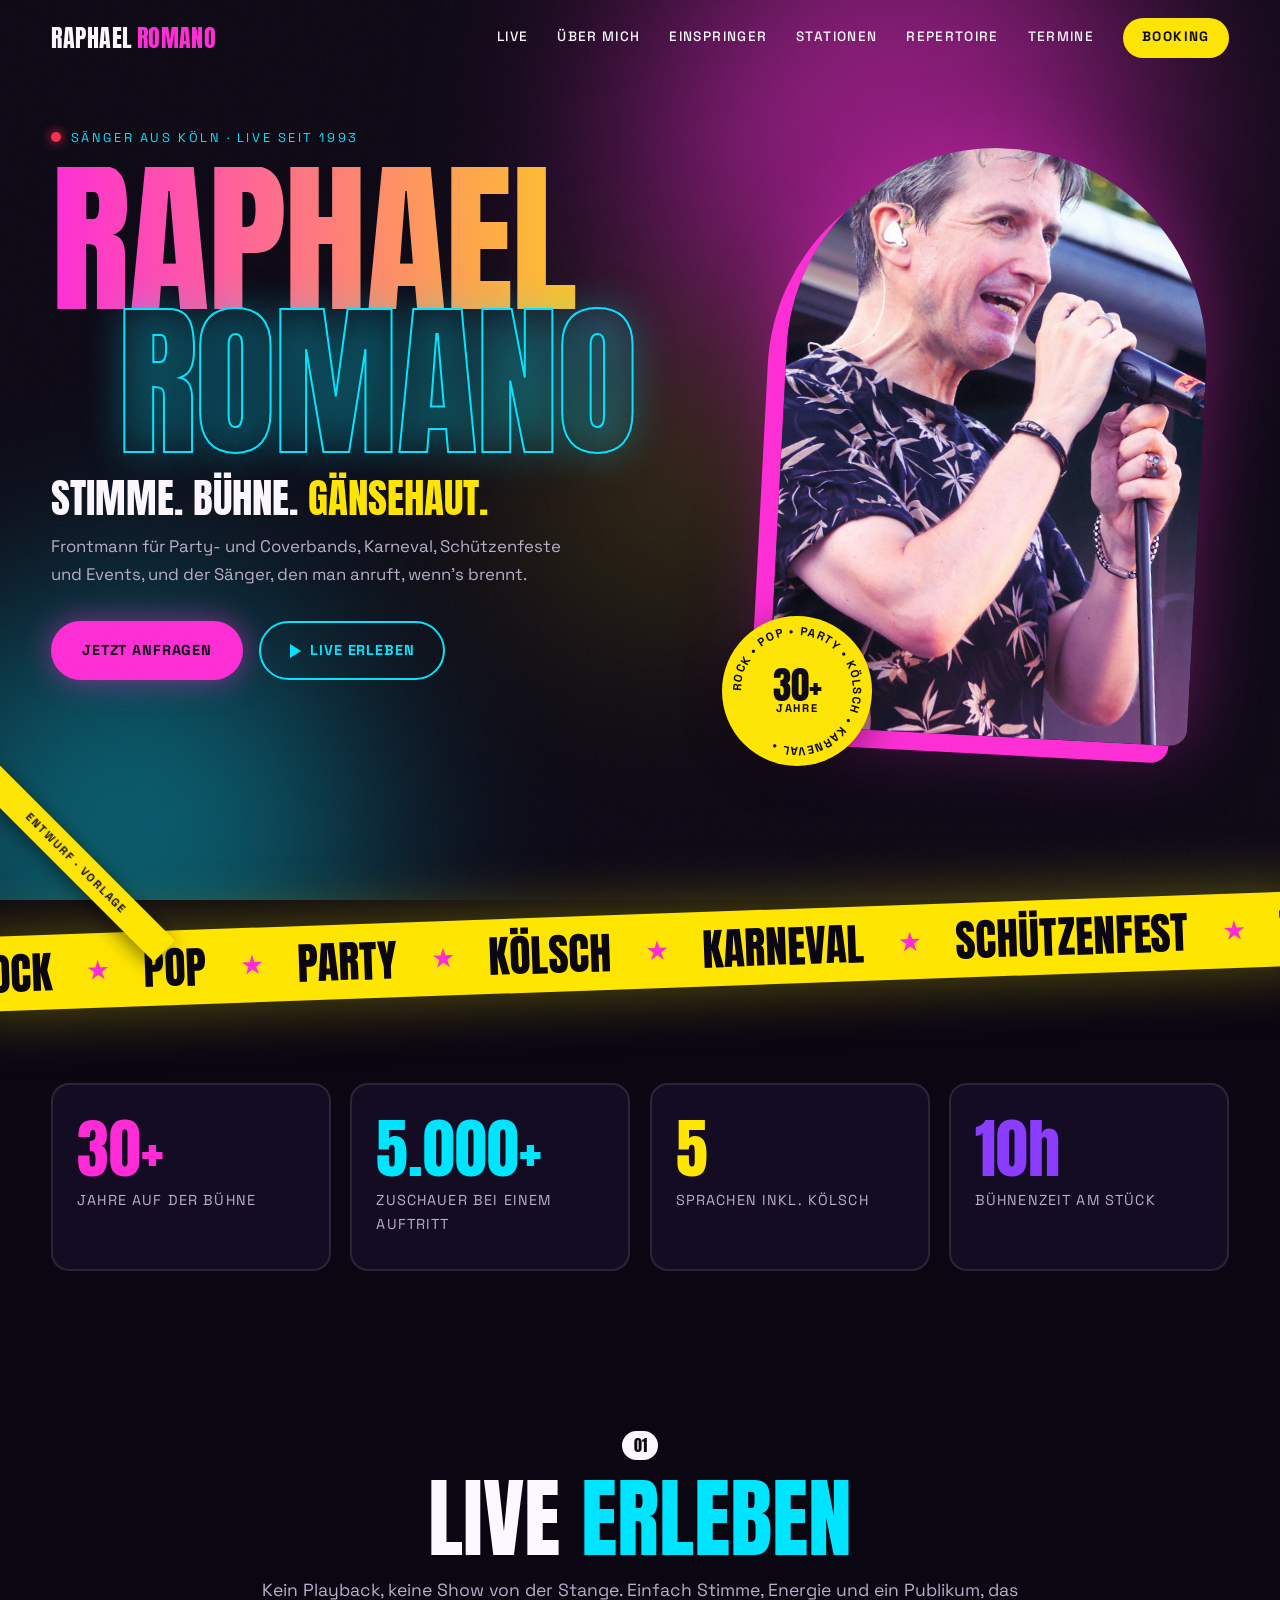
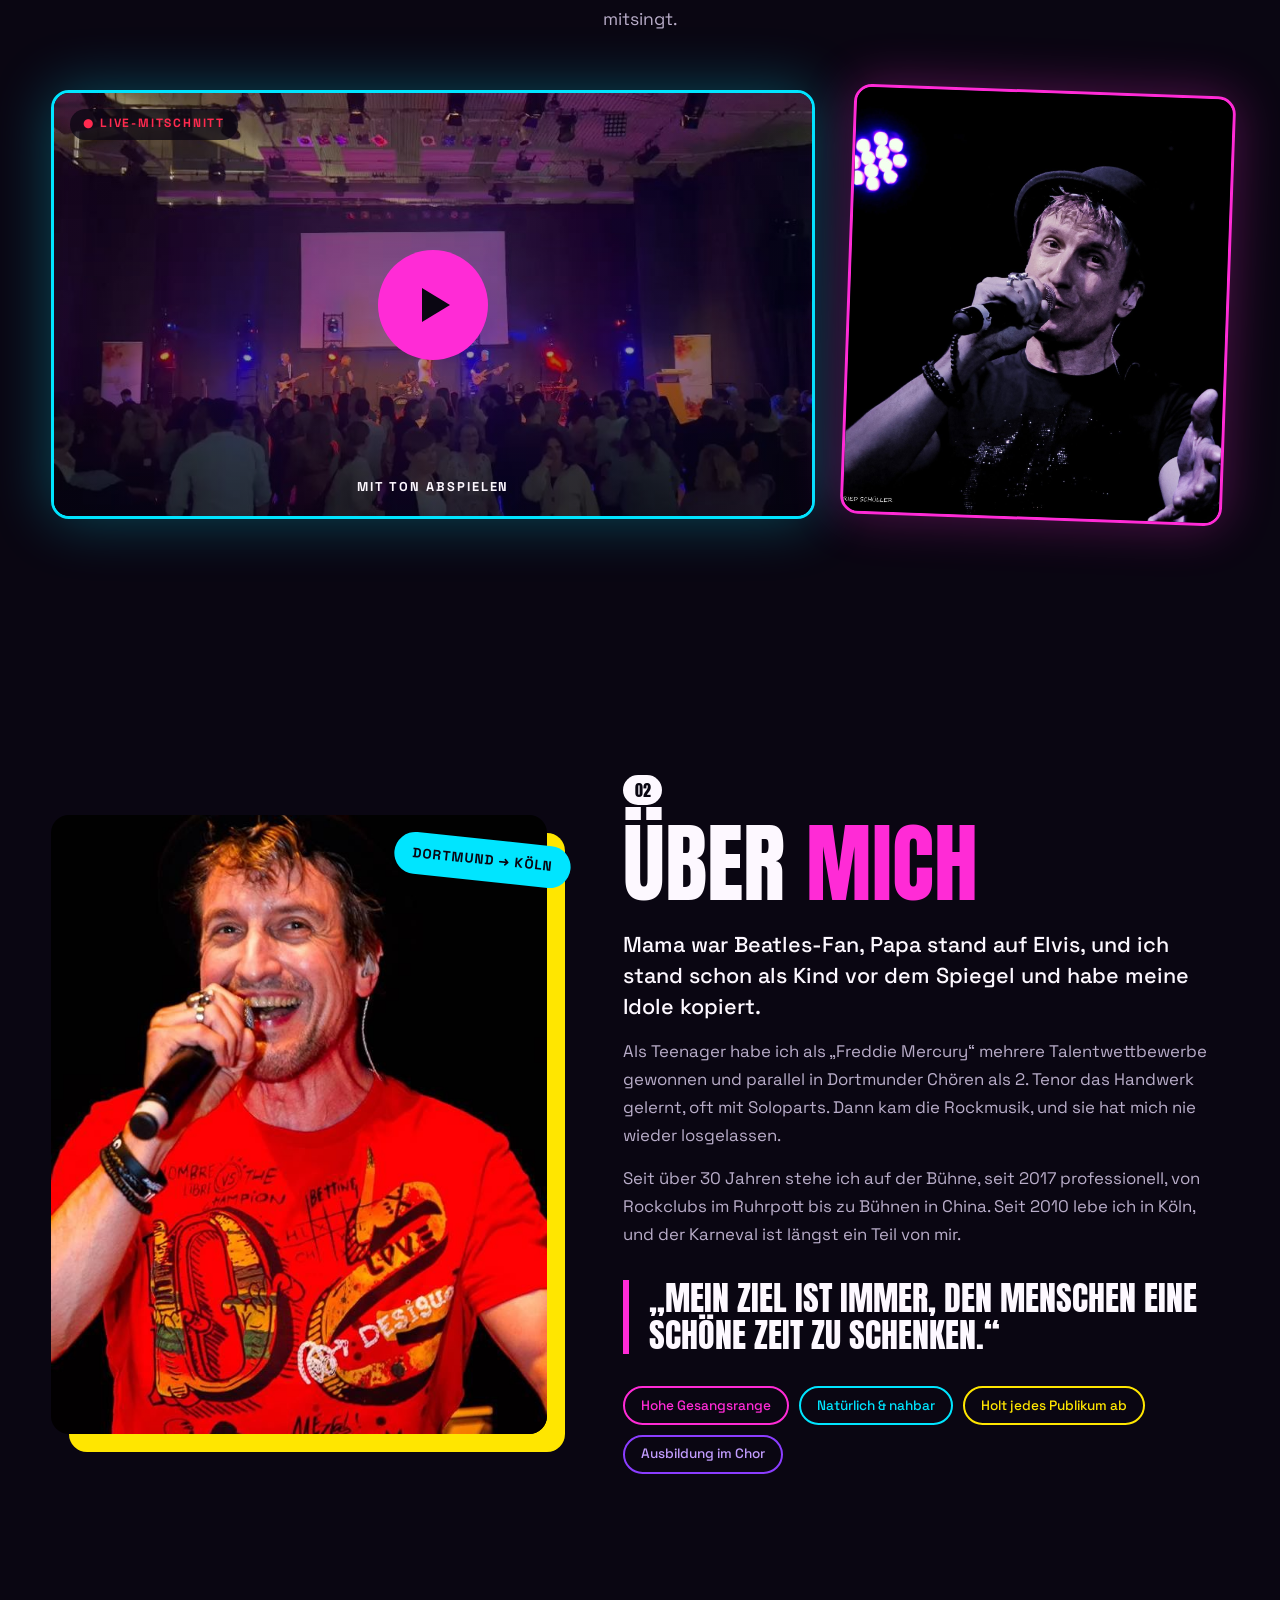
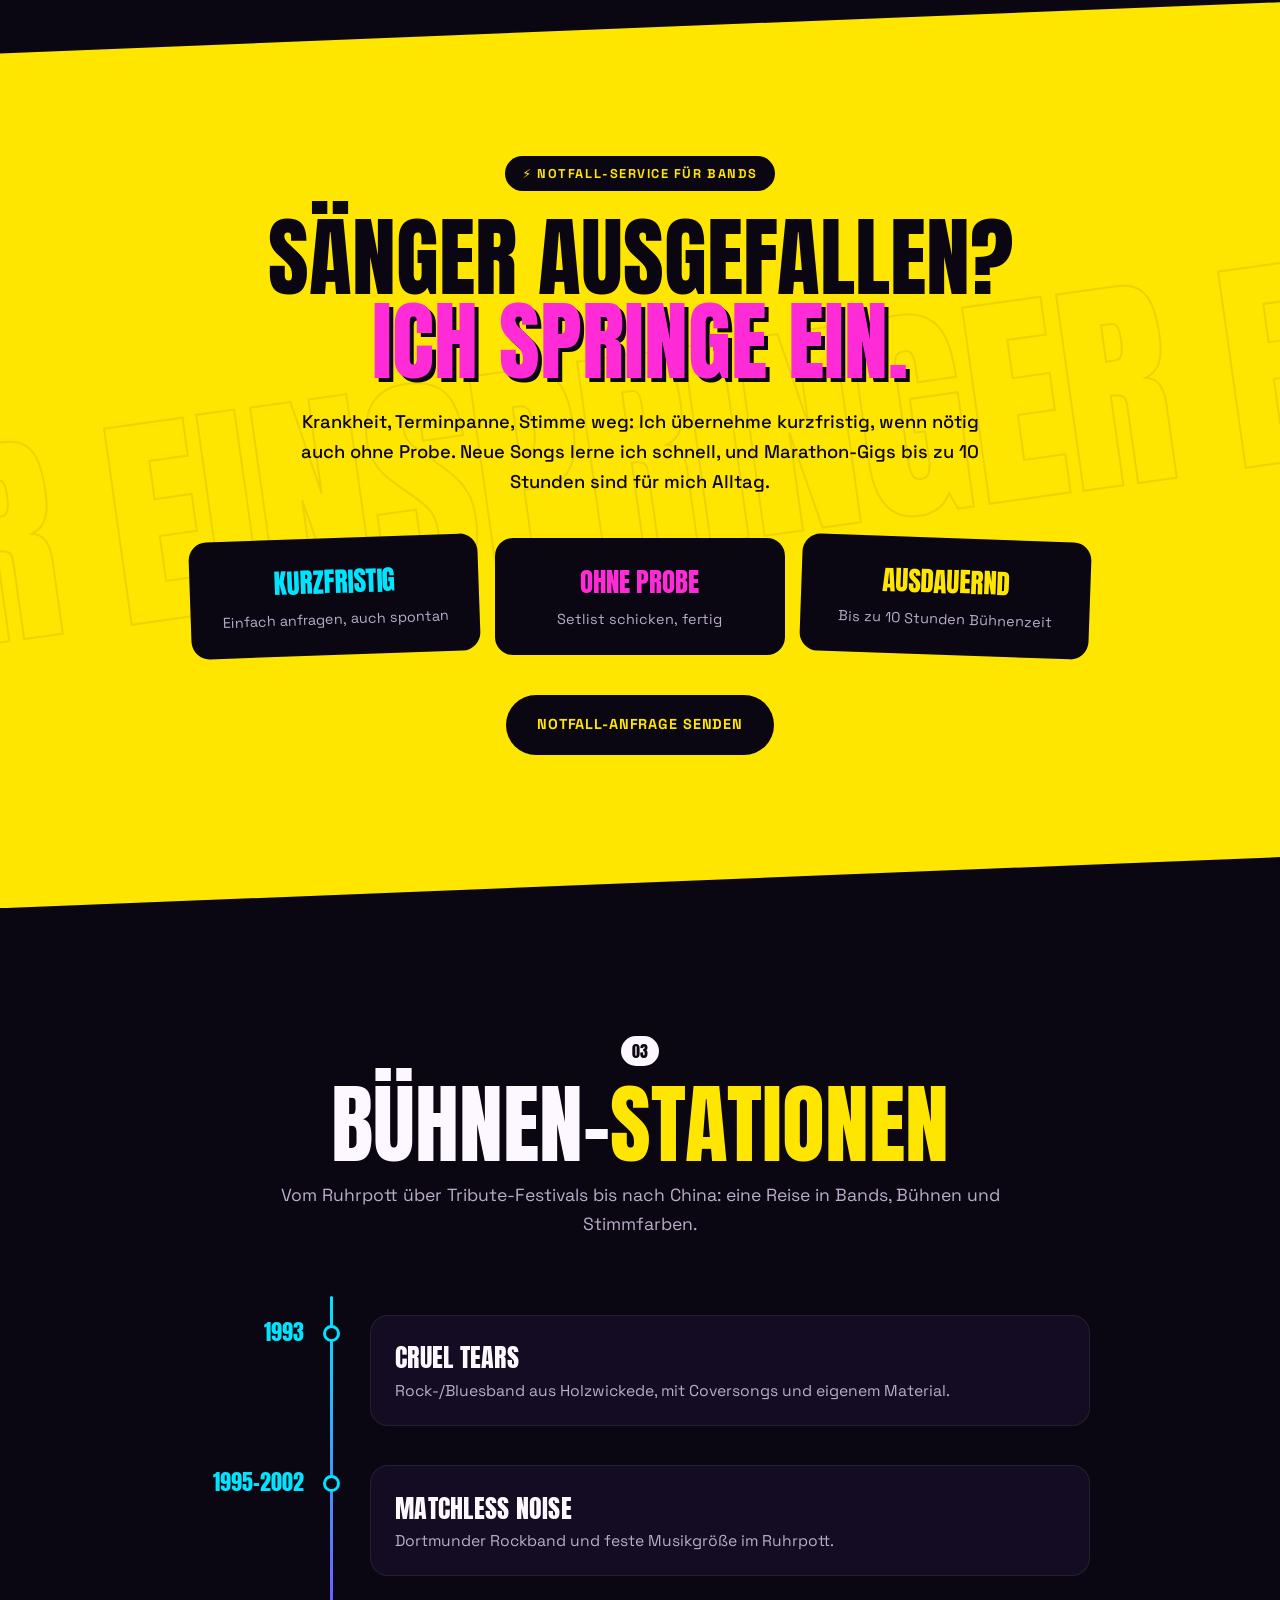
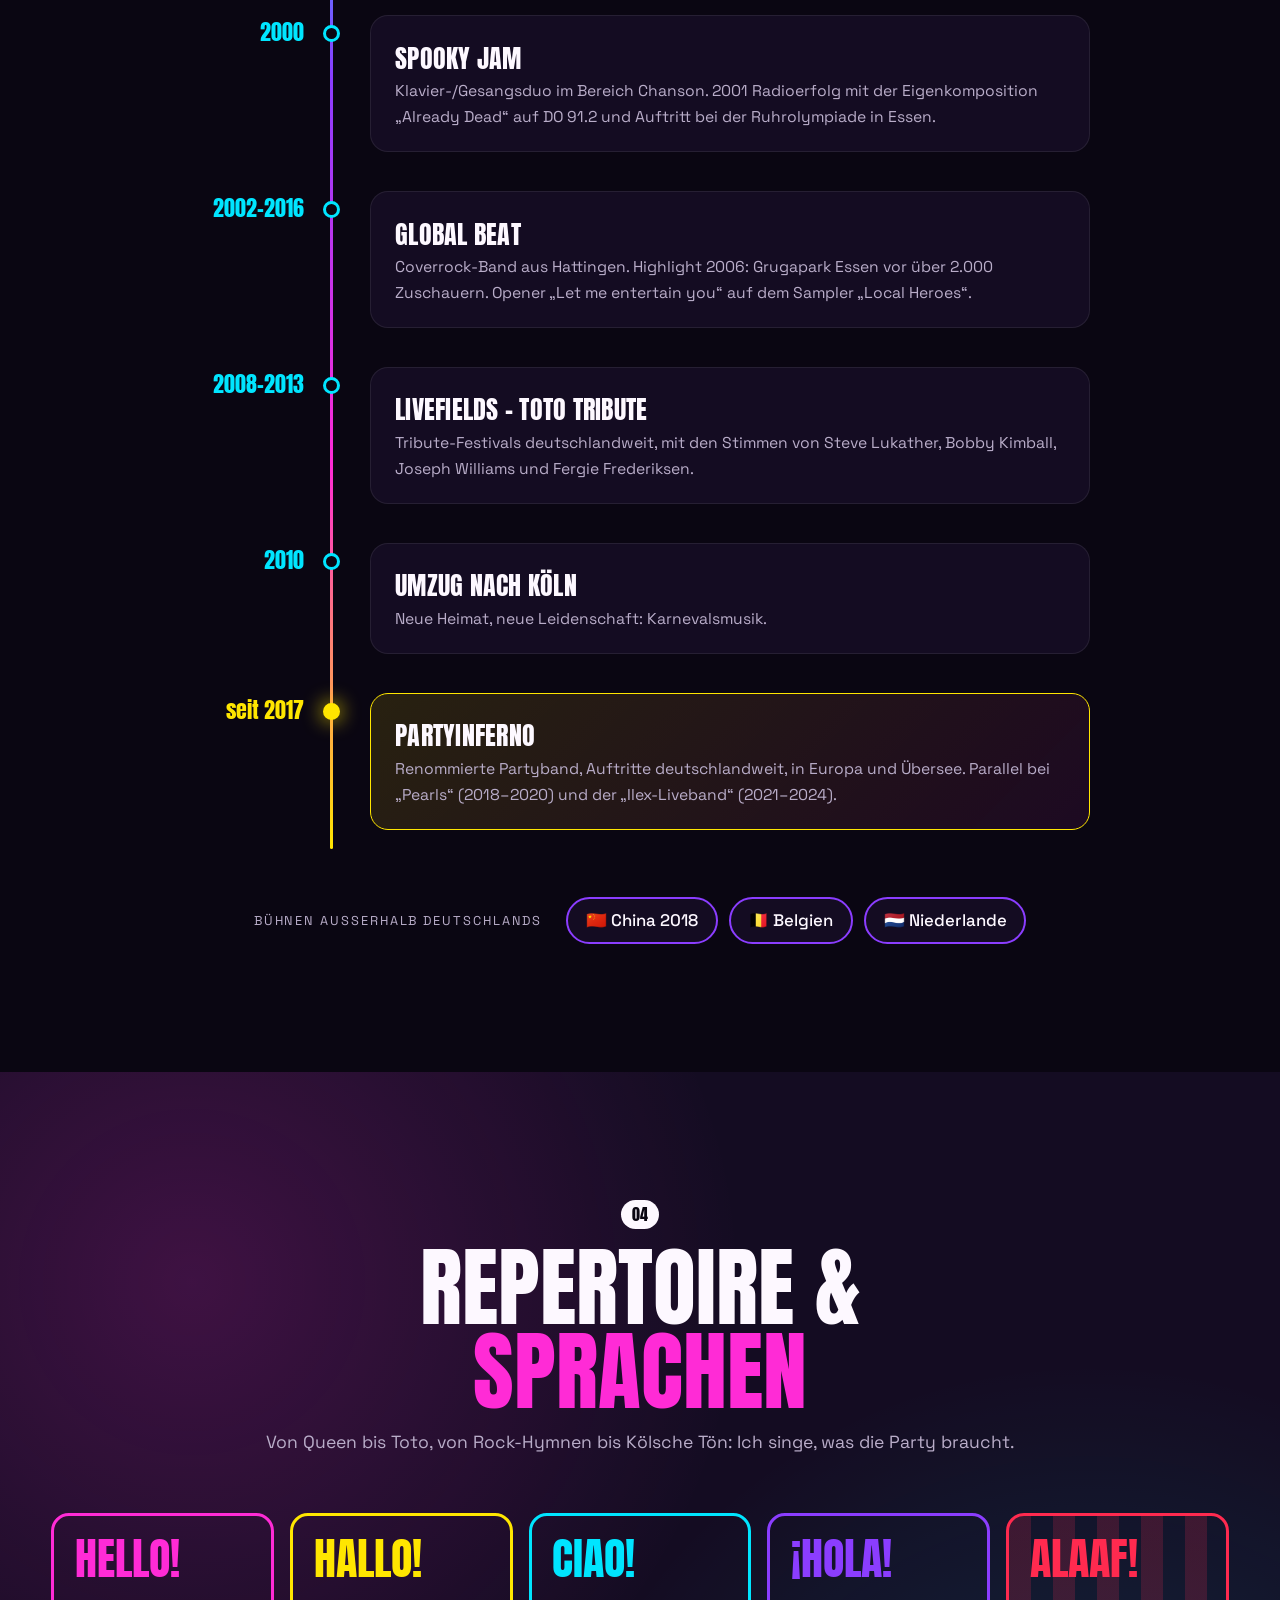
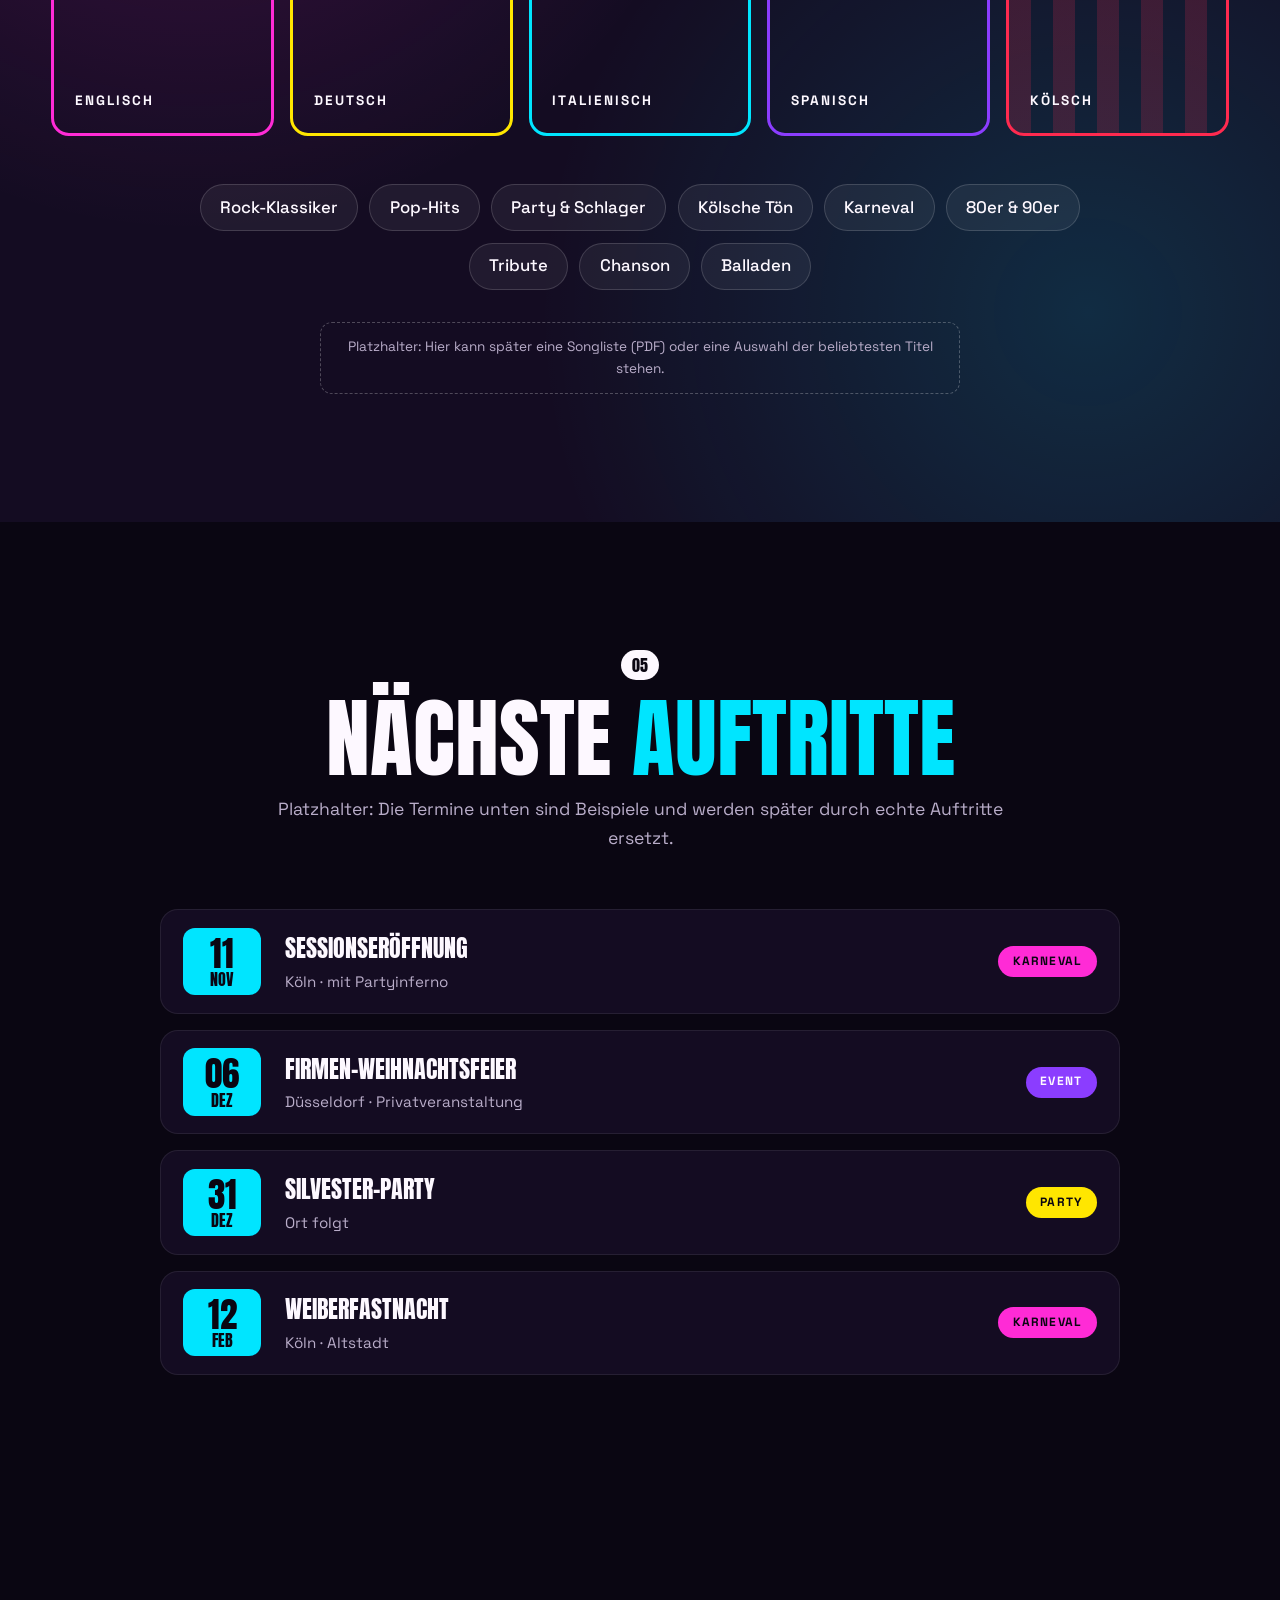
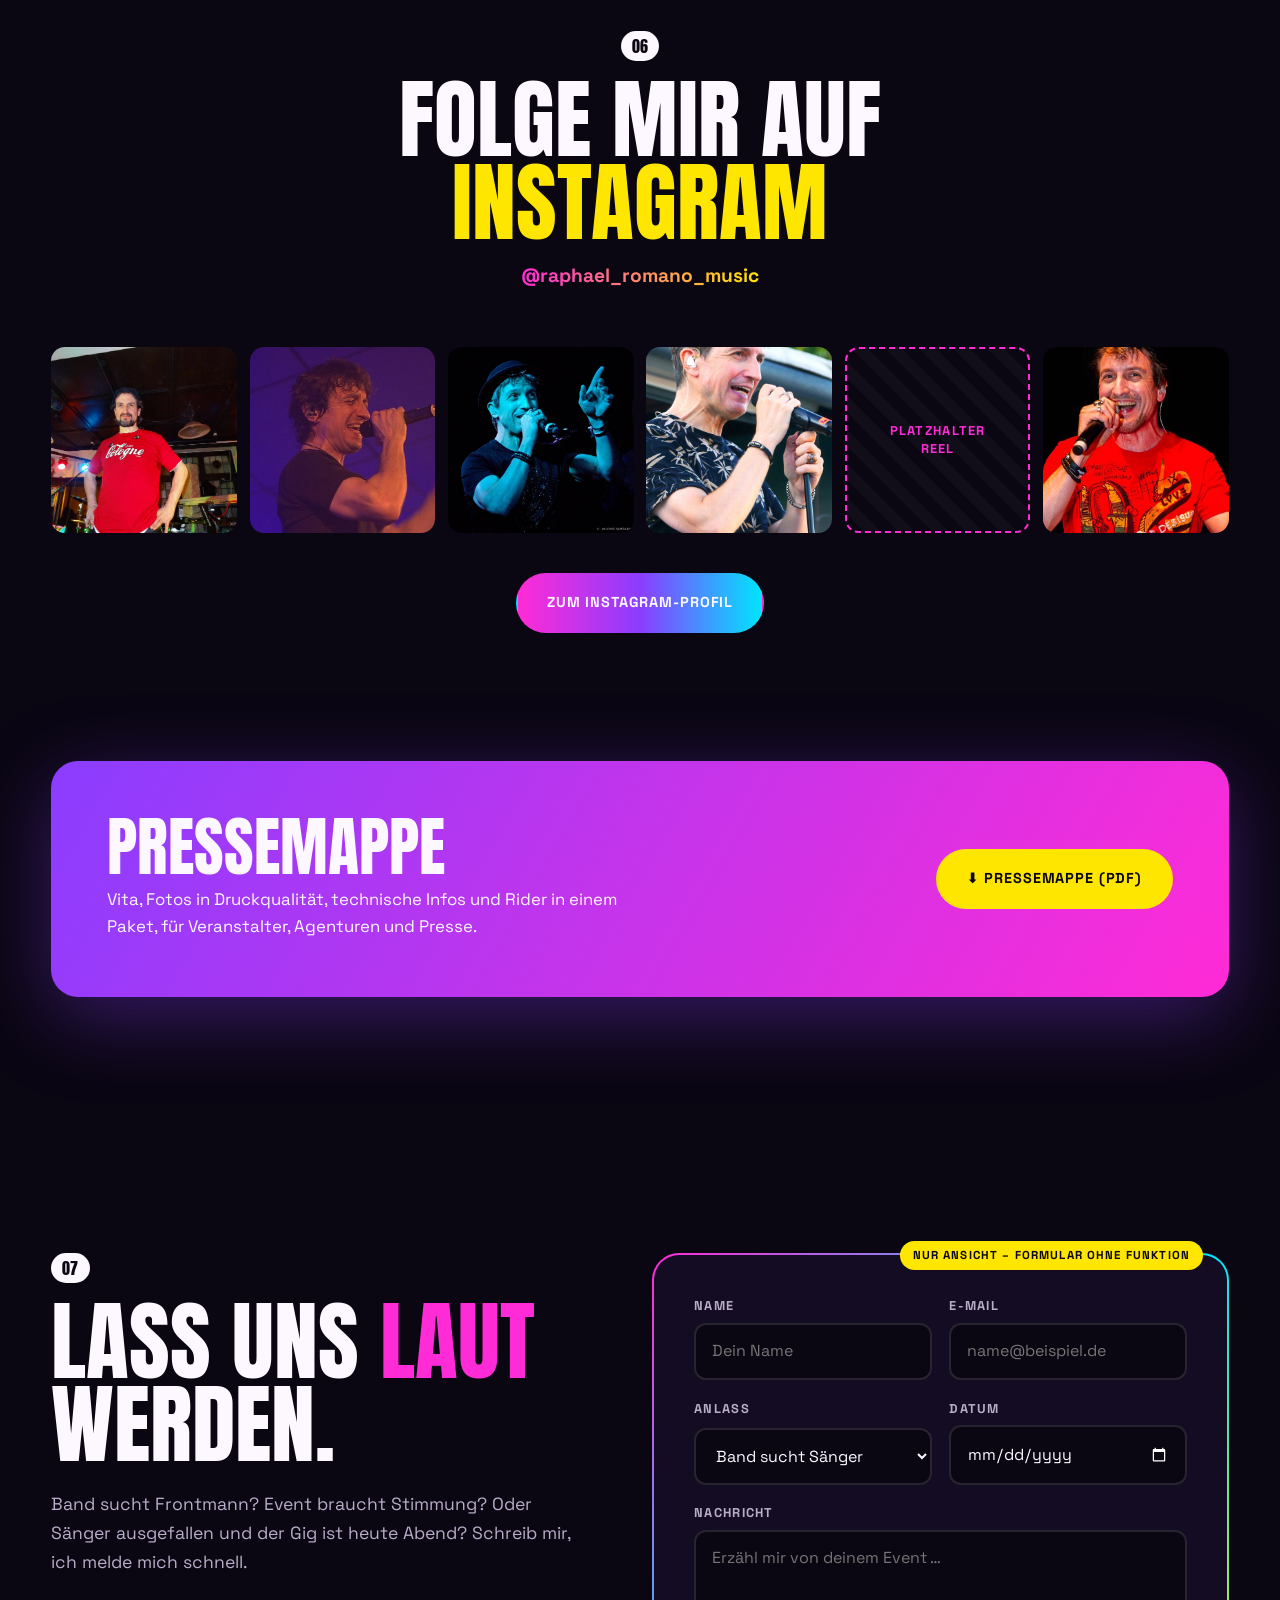
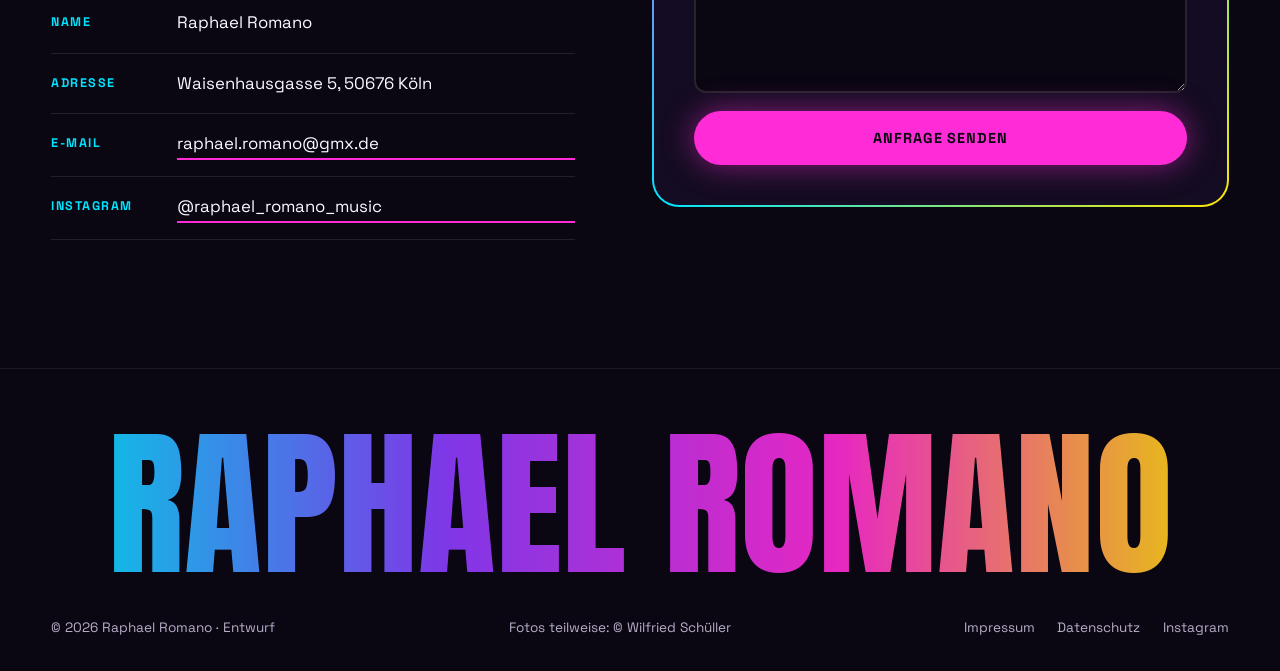
<file: index.html>
<!DOCTYPE html>
<html lang="de">
<head>
  <meta charset="UTF-8">
  <meta name="viewport" content="width=device-width, initial-scale=1.0">
  <title>Raphael Romano – Sänger | Rock · Pop · Party · Kölsch</title>
  <meta name="description" content="Raphael Romano – Sänger aus Köln mit über 30 Jahren Bühnenerfahrung. Frontmann für Party- und Coverbands, kurzfristiger Einspringer, Karneval, Events.">
  <meta name="robots" content="noindex, nofollow">
  <link rel="preconnect" href="https://fonts.googleapis.com">
  <link rel="preconnect" href="https://fonts.gstatic.com" crossorigin>
  <link href="https://fonts.googleapis.com/css2?family=Anton&family=Space+Grotesk:wght@400;500;700&display=swap" rel="stylesheet">
  <link rel="stylesheet" href="css/style.css">
  <link rel="icon" href="data:image/svg+xml,<svg xmlns='http://www.w3.org/2000/svg' viewBox='0 0 100 100'><rect width='100' height='100' rx='20' fill='%230a0612'/><text x='50' y='70' font-size='60' text-anchor='middle' fill='%23ff2bd6' font-family='Arial Black'>R</text></svg>">
</head>
<body>

  <div class="draft-ribbon" aria-hidden="true">Entwurf · Vorlage</div>

  <!-- ============ NAVIGATION ============ -->
  <header class="nav" id="nav">
    <a href="#top" class="nav__logo">Raphael<span>Romano</span></a>
    <nav class="nav__links" id="navLinks">
      <a href="#live">Live</a>
      <a href="#about">Über mich</a>
      <a href="#einspringer">Einspringer</a>
      <a href="#stationen">Stationen</a>
      <a href="#repertoire">Repertoire</a>
      <a href="#termine">Termine</a>
      <a href="#kontakt" class="nav__cta">Booking</a>
    </nav>
    <button class="nav__burger" id="burger" aria-label="Menü öffnen" aria-expanded="false">
      <span></span><span></span><span></span>
    </button>
  </header>

  <main id="top">

    <!-- ============ HERO ============ -->
    <section class="hero">
      <div class="hero__glow hero__glow--pink"></div>
      <div class="hero__glow hero__glow--blue"></div>
      <div class="hero__glow hero__glow--yellow"></div>

      <div class="hero__inner">
        <div class="hero__text">
          <p class="hero__kicker"><span class="dot"></span> Sänger aus Köln · Live seit 1993</p>
          <h1 class="hero__title">
            <span class="hero__line hero__line--fill">Raphael</span>
            <span class="hero__line hero__line--outline">Romano</span>
          </h1>
          <p class="hero__claim">Stimme. Bühne. <em>Gänsehaut.</em></p>
          <p class="hero__sub">Frontmann für Party- und Coverbands, Karneval, Schützenfeste und Events, und der Sänger, den man anruft, wenn's brennt.</p>
          <div class="hero__actions">
            <a href="#kontakt" class="btn btn--pink">Jetzt anfragen</a>
            <a href="#live" class="btn btn--ghost"><span class="play-icon"></span> Live erleben</a>
          </div>
          <div class="eq" aria-hidden="true">
            <span></span><span></span><span></span><span></span><span></span><span></span><span></span><span></span><span></span><span></span><span></span><span></span>
          </div>
        </div>

        <div class="hero__visual">
          <div class="hero__frame">
            <img src="assets/img/hero-hawaii.jpg" alt="Raphael Romano singt live auf der Bühne">
          </div>
          <div class="sticker" aria-hidden="true">
            <svg viewBox="0 0 200 200">
              <defs><path id="circle" d="M100,100 m-75,0 a75,75 0 1,1 150,0 a75,75 0 1,1 -150,0"/></defs>
              <text><textPath href="#circle">ROCK • POP • PARTY • KÖLSCH • KARNEVAL • </textPath></text>
            </svg>
            <span class="sticker__center">30+<small>Jahre</small></span>
          </div>
        </div>
      </div>
    </section>

    <!-- ============ MARQUEE ============ -->
    <div class="marquee" aria-hidden="true">
      <div class="marquee__track">
        <span>Rock</span><i>★</i><span>Pop</span><i>★</i><span>Party</span><i>★</i><span>Kölsch</span><i>★</i><span>Karneval</span><i>★</i><span>Schützenfest</span><i>★</i><span>Tribute</span><i>★</i><span>Chanson</span><i>★</i>
        <span>Rock</span><i>★</i><span>Pop</span><i>★</i><span>Party</span><i>★</i><span>Kölsch</span><i>★</i><span>Karneval</span><i>★</i><span>Schützenfest</span><i>★</i><span>Tribute</span><i>★</i><span>Chanson</span><i>★</i>
      </div>
    </div>

    <!-- ============ STATS ============ -->
    <section class="stats">
      <div class="stat reveal">
        <span class="stat__num" data-count="30" data-suffix="+">0</span>
        <span class="stat__label">Jahre auf der Bühne</span>
      </div>
      <div class="stat reveal">
        <span class="stat__num" data-count="5000" data-suffix="+">0</span>
        <span class="stat__label">Zuschauer bei einem Auftritt</span>
      </div>
      <div class="stat reveal">
        <span class="stat__num" data-count="5">0</span>
        <span class="stat__label">Sprachen inkl. Kölsch</span>
      </div>
      <div class="stat reveal">
        <span class="stat__num" data-count="10" data-suffix="h">0</span>
        <span class="stat__label">Bühnenzeit am Stück</span>
      </div>
    </section>

    <!-- ============ LIVE / VIDEO ============ -->
    <section class="live" id="live">
      <div class="section-head reveal">
        <span class="section-head__num">01</span>
        <h2>Live <span class="hl hl--blue">erleben</span></h2>
        <p>Kein Playback, keine Show von der Stange. Einfach Stimme, Energie und ein Publikum, das mitsingt.</p>
      </div>

      <div class="live__grid">
        <div class="video-card reveal">
          <video id="liveVideo" src="assets/video/live.mp4" poster="assets/img/video-poster.jpg" preload="metadata" muted loop playsinline></video>
          <button class="video-card__play" id="videoPlay" aria-label="Video mit Ton abspielen">
            <span class="play-icon play-icon--big"></span>
          </button>
          <span class="video-card__tag">● Live-Mitschnitt</span>
          <span class="video-card__hint">Mit Ton abspielen</span>
        </div>
        <figure class="photo-tile photo-tile--tilt-r reveal">
          <img src="assets/img/live-hut-lila.jpg" alt="Raphael Romano mit Hut im lila Bühnenlicht">
        </figure>
      </div>
    </section>

    <!-- ============ ÜBER MICH ============ -->
    <section class="about" id="about">
      <div class="about__img reveal">
        <img src="assets/img/live-rot-singend.jpg" alt="Raphael Romano lachend mit Mikrofon im roten T-Shirt">
        <span class="about__badge">Dortmund ➜ Köln</span>
      </div>
      <div class="about__text reveal">
        <div class="section-head section-head--left">
          <span class="section-head__num">02</span>
          <h2>Über <span class="hl hl--pink">mich</span></h2>
        </div>
        <p class="lead">Mama war Beatles-Fan, Papa stand auf Elvis, und ich stand schon als Kind vor dem Spiegel und habe meine Idole kopiert.</p>
        <p>Als Teenager habe ich als „Freddie Mercury“ mehrere Talentwettbewerbe gewonnen und parallel in Dortmunder Chören als 2. Tenor das Handwerk gelernt, oft mit Soloparts. Dann kam die Rockmusik, und sie hat mich nie wieder losgelassen.</p>
        <p>Seit über 30 Jahren stehe ich auf der Bühne, seit 2017 professionell, von Rockclubs im Ruhrpott bis zu Bühnen in China. Seit 2010 lebe ich in Köln, und der Karneval ist längst ein Teil von mir.</p>
        <blockquote>„Mein Ziel ist immer, den Menschen eine schöne Zeit zu schenken.“</blockquote>
        <ul class="chips">
          <li>Hohe Gesangsrange</li>
          <li>Natürlich &amp; nahbar</li>
          <li>Holt jedes Publikum ab</li>
          <li>Ausbildung im Chor</li>
        </ul>
      </div>
    </section>

    <!-- ============ EINSPRINGER ============ -->
    <section class="einspringer" id="einspringer">
      <div class="einspringer__inner reveal">
        <span class="einspringer__alarm">⚡ Notfall-Service für Bands</span>
        <h2>Sänger ausgefallen?<br><span>Ich springe ein.</span></h2>
        <p>Krankheit, Terminpanne, Stimme weg: Ich übernehme kurzfristig, wenn nötig auch ohne Probe. Neue Songs lerne ich schnell, und Marathon-Gigs bis zu 10 Stunden sind für mich Alltag.</p>
        <div class="einspringer__cards">
          <div class="mini-card"><strong>Kurzfristig</strong><span>Einfach anfragen, auch spontan</span></div>
          <div class="mini-card"><strong>Ohne Probe</strong><span>Setlist schicken, fertig</span></div>
          <div class="mini-card"><strong>Ausdauernd</strong><span>Bis zu 10 Stunden Bühnenzeit</span></div>
        </div>
        <a href="#kontakt" class="btn btn--black">Notfall-Anfrage senden</a>
      </div>
    </section>

    <!-- ============ STATIONEN / TIMELINE ============ -->
    <section class="stationen" id="stationen">
      <div class="section-head reveal">
        <span class="section-head__num">03</span>
        <h2>Bühnen-<span class="hl hl--yellow">Stationen</span></h2>
        <p>Vom Ruhrpott über Tribute-Festivals bis nach China: eine Reise in Bands, Bühnen und Stimmfarben.</p>
      </div>

      <ol class="timeline">
        <li class="tl reveal">
          <span class="tl__year">1993</span>
          <div class="tl__body">
            <h3>Cruel Tears</h3>
            <p>Rock-/Bluesband aus Holzwickede, mit Coversongs und eigenem Material.</p>
          </div>
        </li>
        <li class="tl reveal">
          <span class="tl__year">1995–2002</span>
          <div class="tl__body">
            <h3>Matchless Noise</h3>
            <p>Dortmunder Rockband und feste Musikgröße im Ruhrpott.</p>
          </div>
        </li>
        <li class="tl reveal">
          <span class="tl__year">2000</span>
          <div class="tl__body">
            <h3>Spooky Jam</h3>
            <p>Klavier-/Gesangsduo im Bereich Chanson. 2001 Radioerfolg mit der Eigenkomposition „Already Dead“ auf DO 91.2 und Auftritt bei der Ruhrolympiade in Essen.</p>
          </div>
        </li>
        <li class="tl reveal">
          <span class="tl__year">2002–2016</span>
          <div class="tl__body">
            <h3>Global Beat</h3>
            <p>Coverrock-Band aus Hattingen. Highlight 2006: Grugapark Essen vor über 2.000 Zuschauern. Opener „Let me entertain you“ auf dem Sampler „Local Heroes“.</p>
          </div>
        </li>
        <li class="tl reveal">
          <span class="tl__year">2008–2013</span>
          <div class="tl__body">
            <h3>Livefields – Toto Tribute</h3>
            <p>Tribute-Festivals deutschlandweit, mit den Stimmen von Steve Lukather, Bobby Kimball, Joseph Williams und Fergie Frederiksen.</p>
          </div>
        </li>
        <li class="tl reveal">
          <span class="tl__year">2010</span>
          <div class="tl__body">
            <h3>Umzug nach Köln</h3>
            <p>Neue Heimat, neue Leidenschaft: Karnevalsmusik.</p>
          </div>
        </li>
        <li class="tl tl--now reveal">
          <span class="tl__year">seit 2017</span>
          <div class="tl__body">
            <h3>Partyinferno</h3>
            <p>Renommierte Partyband, Auftritte deutschlandweit, in Europa und Übersee. Parallel bei „Pearls“ (2018–2020) und der „Ilex-Liveband“ (2021–2024).</p>
          </div>
        </li>
      </ol>

      <div class="world reveal">
        <span class="world__label">Bühnen außerhalb Deutschlands</span>
        <div class="world__list">
          <span>🇨🇳 China 2018</span>
          <span>🇧🇪 Belgien</span>
          <span>🇳🇱 Niederlande</span>
        </div>
      </div>
    </section>

    <!-- ============ REPERTOIRE ============ -->
    <section class="repertoire" id="repertoire">
      <div class="section-head reveal">
        <span class="section-head__num">04</span>
        <h2>Repertoire &amp; <span class="hl hl--pink">Sprachen</span></h2>
        <p>Von Queen bis Toto, von Rock-Hymnen bis Kölsche Tön: Ich singe, was die Party braucht.</p>
      </div>

      <div class="lang-grid">
        <div class="lang reveal" style="--c: var(--pink)"><span class="lang__hello">Hello!</span><span class="lang__name">Englisch</span></div>
        <div class="lang reveal" style="--c: var(--yellow)"><span class="lang__hello">Hallo!</span><span class="lang__name">Deutsch</span></div>
        <div class="lang reveal" style="--c: var(--blue)"><span class="lang__hello">Ciao!</span><span class="lang__name">Italienisch</span></div>
        <div class="lang reveal" style="--c: var(--violet)"><span class="lang__hello">¡Hola!</span><span class="lang__name">Spanisch</span></div>
        <div class="lang lang--koelsch reveal" style="--c: var(--red)"><span class="lang__hello">Alaaf!</span><span class="lang__name">Kölsch</span></div>
      </div>

      <div class="genres reveal">
        <span>Rock-Klassiker</span><span>Pop-Hits</span><span>Party &amp; Schlager</span><span>Kölsche Tön</span><span>Karneval</span><span>80er &amp; 90er</span><span>Tribute</span><span>Chanson</span><span>Balladen</span>
      </div>
      <p class="placeholder-note reveal">Platzhalter: Hier kann später eine Songliste (PDF) oder eine Auswahl der beliebtesten Titel stehen.</p>
    </section>

    <!-- ============ TERMINE ============ -->
    <section class="termine" id="termine">
      <div class="section-head reveal">
        <span class="section-head__num">05</span>
        <h2>Nächste <span class="hl hl--blue">Auftritte</span></h2>
        <p>Platzhalter: Die Termine unten sind Beispiele und werden später durch echte Auftritte ersetzt.</p>
      </div>

      <ul class="gigs">
        <li class="gig reveal">
          <div class="gig__date"><span>11</span>Nov</div>
          <div class="gig__info"><h3>Sessionseröffnung</h3><p>Köln · mit Partyinferno</p></div>
          <span class="gig__tag">Karneval</span>
        </li>
        <li class="gig reveal">
          <div class="gig__date"><span>06</span>Dez</div>
          <div class="gig__info"><h3>Firmen-Weihnachtsfeier</h3><p>Düsseldorf · Privatveranstaltung</p></div>
          <span class="gig__tag gig__tag--blue">Event</span>
        </li>
        <li class="gig reveal">
          <div class="gig__date"><span>31</span>Dez</div>
          <div class="gig__info"><h3>Silvester-Party</h3><p>Ort folgt</p></div>
          <span class="gig__tag gig__tag--yellow">Party</span>
        </li>
        <li class="gig reveal">
          <div class="gig__date"><span>12</span>Feb</div>
          <div class="gig__info"><h3>Weiberfastnacht</h3><p>Köln · Altstadt</p></div>
          <span class="gig__tag">Karneval</span>
        </li>
      </ul>
    </section>

    <!-- ============ INSTAGRAM ============ -->
    <section class="insta" id="insta">
      <div class="section-head reveal">
        <span class="section-head__num">06</span>
        <h2>Folge mir auf <span class="hl hl--yellow">Instagram</span></h2>
        <p><a href="https://www.instagram.com/raphael_romano_music/" target="_blank" rel="noopener" class="insta__handle">@raphael_romano_music</a></p>
      </div>
      <div class="insta__grid">
        <a href="https://www.instagram.com/raphael_romano_music/" target="_blank" rel="noopener" class="insta__item reveal"><img src="assets/img/portrait-cologne.jpg" alt="Raphael Romano im Enjoy-Cologne-Shirt vor der Bühne"></a>
        <a href="https://www.instagram.com/raphael_romano_music/" target="_blank" rel="noopener" class="insta__item reveal"><img src="assets/img/live-schwarz.jpg" alt="Raphael Romano singt mit voller Hingabe"></a>
        <a href="https://www.instagram.com/raphael_romano_music/" target="_blank" rel="noopener" class="insta__item reveal"><img src="assets/img/live-hut-blau.jpg" alt="Raphael Romano mit Hut im blauen Bühnenlicht"></a>
        <a href="https://www.instagram.com/raphael_romano_music/" target="_blank" rel="noopener" class="insta__item reveal"><img src="assets/img/hero-hawaii.jpg" alt="Raphael Romano im Hawaiihemd beim Open-Air"></a>
        <a href="https://www.instagram.com/raphael_romano_music/" target="_blank" rel="noopener" class="insta__item insta__item--ph reveal" style="--c: var(--pink)"><span>Platzhalter<br>Reel</span></a>
        <a href="https://www.instagram.com/raphael_romano_music/" target="_blank" rel="noopener" class="insta__item reveal"><img src="assets/img/live-rot-singend.jpg" alt="Raphael Romano lachend auf der Bühne"></a>
      </div>
      <a href="https://www.instagram.com/raphael_romano_music/" target="_blank" rel="noopener" class="btn btn--gradient reveal">Zum Instagram-Profil</a>
    </section>

    <!-- ============ PRESSEMAPPE ============ -->
    <section class="presse">
      <div class="presse__inner reveal">
        <div>
          <h2>Pressemappe</h2>
          <p>Vita, Fotos in Druckqualität, technische Infos und Rider in einem Paket, für Veranstalter, Agenturen und Presse.</p>
        </div>
        <a href="#" class="btn btn--yellow" data-placeholder="Die Pressemappe ist in diesem Entwurf noch ein Platzhalter.">⬇ Pressemappe (PDF)</a>
      </div>
    </section>

    <!-- ============ KONTAKT ============ -->
    <section class="kontakt" id="kontakt">
      <div class="kontakt__info reveal">
        <div class="section-head section-head--left">
          <span class="section-head__num">07</span>
          <h2>Lass uns <span class="hl hl--pink">laut</span> werden.</h2>
        </div>
        <p>Band sucht Frontmann? Event braucht Stimmung? Oder Sänger ausgefallen und der Gig ist heute Abend? Schreib mir, ich melde mich schnell.</p>
        <ul class="kontakt__list">
          <li><span>Name</span>Raphael Romano</li>
          <li><span>Adresse</span>Waisenhausgasse 5, 50676 Köln</li>
          <li><span>E-Mail</span><a href="mailto:raphael.romano@gmx.de">raphael.romano@gmx.de</a></li>
          <li><span>Instagram</span><a href="https://www.instagram.com/raphael_romano_music/" target="_blank" rel="noopener">@raphael_romano_music</a></li>
        </ul>
      </div>

      <form class="form reveal" id="contactForm" novalidate>
        <span class="form__badge">Nur Ansicht – Formular ohne Funktion</span>
        <div class="form__row">
          <label>Name<input type="text" name="name" placeholder="Dein Name"></label>
          <label>E-Mail<input type="email" name="email" placeholder="name@beispiel.de"></label>
        </div>
        <div class="form__row">
          <label>Anlass
            <select name="anlass">
              <option>Band sucht Sänger</option>
              <option>Einspringer / Notfall</option>
              <option>Karneval</option>
              <option>Schützenfest</option>
              <option>Firmenfeier / Event</option>
              <option>Sonstiges</option>
            </select>
          </label>
          <label>Datum<input type="date" name="datum"></label>
        </div>
        <label>Nachricht<textarea name="nachricht" rows="5" placeholder="Erzähl mir von deinem Event …"></textarea></label>
        <button type="submit" class="btn btn--pink btn--full">Anfrage senden</button>
      </form>
    </section>

  </main>

  <!-- ============ FOOTER ============ -->
  <footer class="footer">
    <div class="footer__big">Raphael Romano</div>
    <div class="footer__row">
      <span>© 2026 Raphael Romano · Entwurf</span>
      <span>Fotos teilweise: © Wilfried Schüller</span>
      <nav>
        <a href="impressum.html">Impressum</a>
        <a href="datenschutz.html">Datenschutz</a>
        <a href="https://www.instagram.com/raphael_romano_music/" target="_blank" rel="noopener">Instagram</a>
      </nav>
    </div>
  </footer>

  <div class="toast" id="toast" role="status" aria-live="polite"></div>

  <script src="js/main.js"></script>
</body>
</html>
</file>
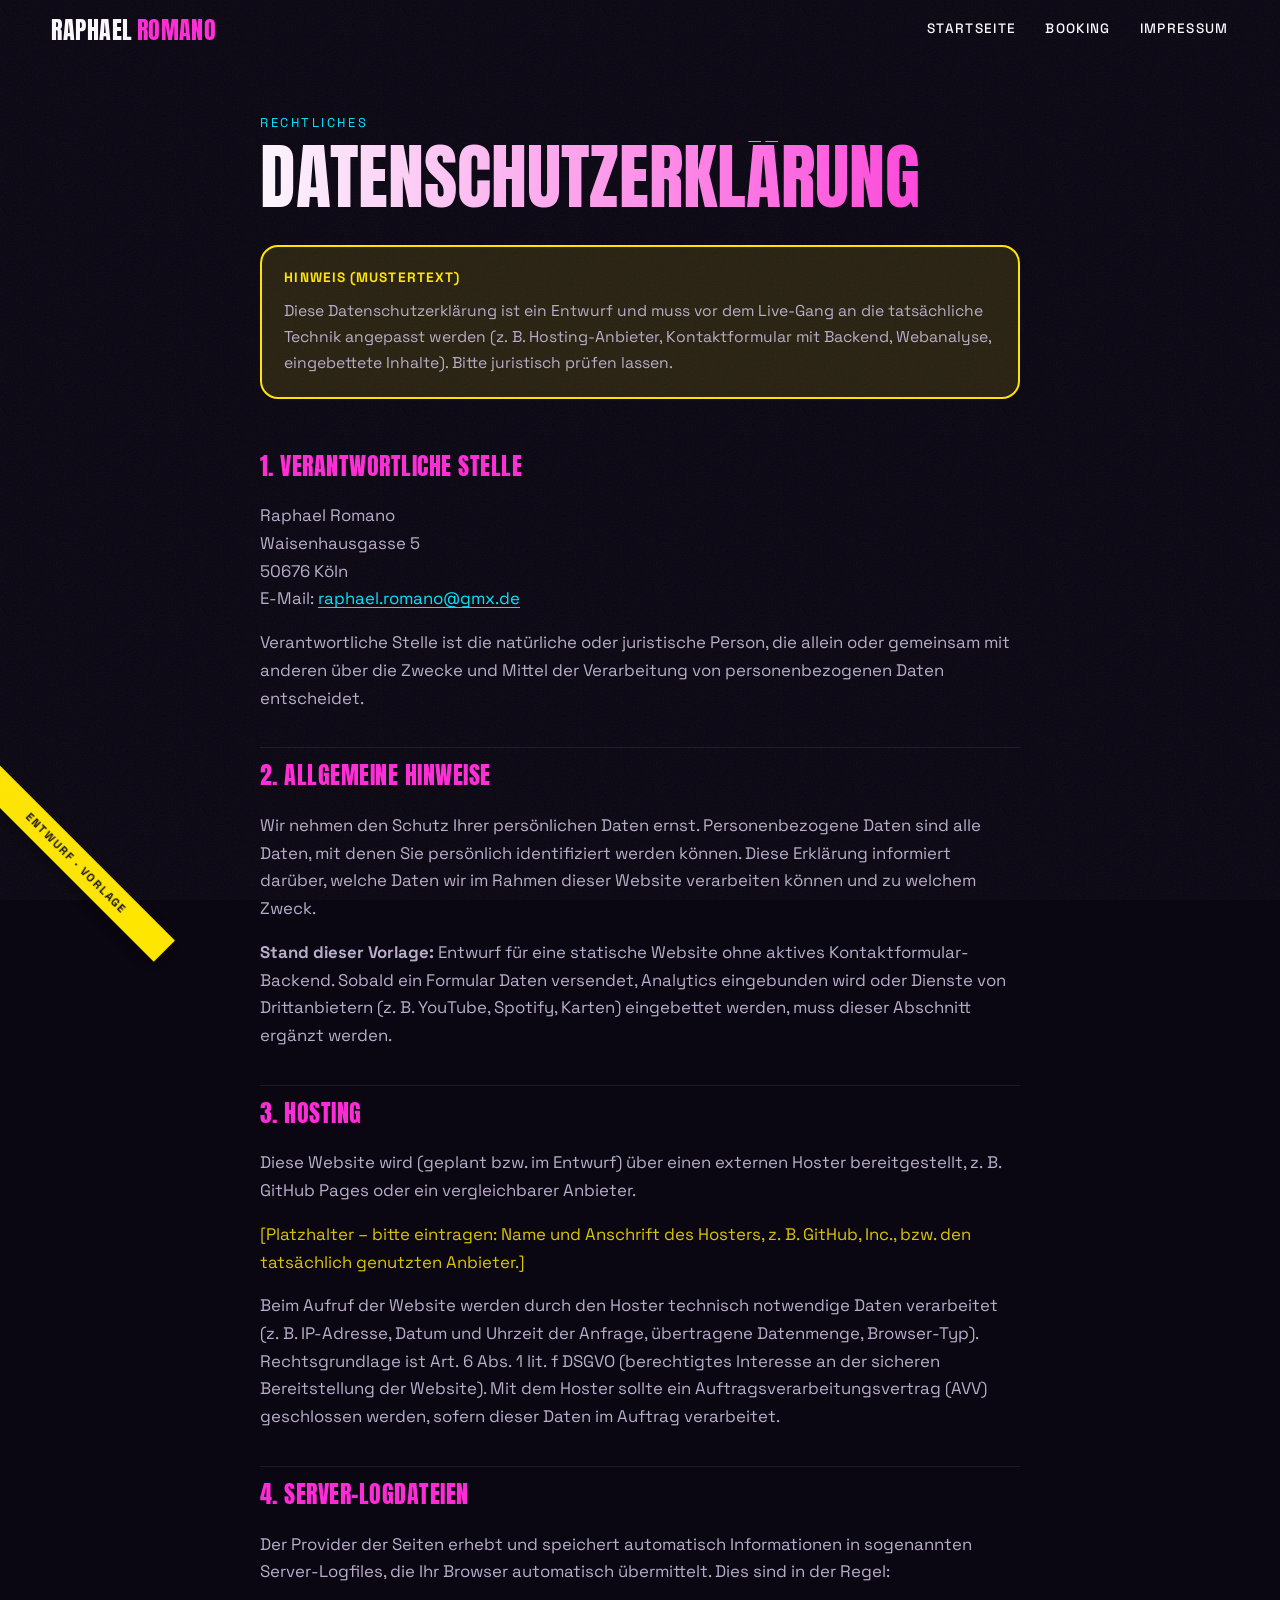
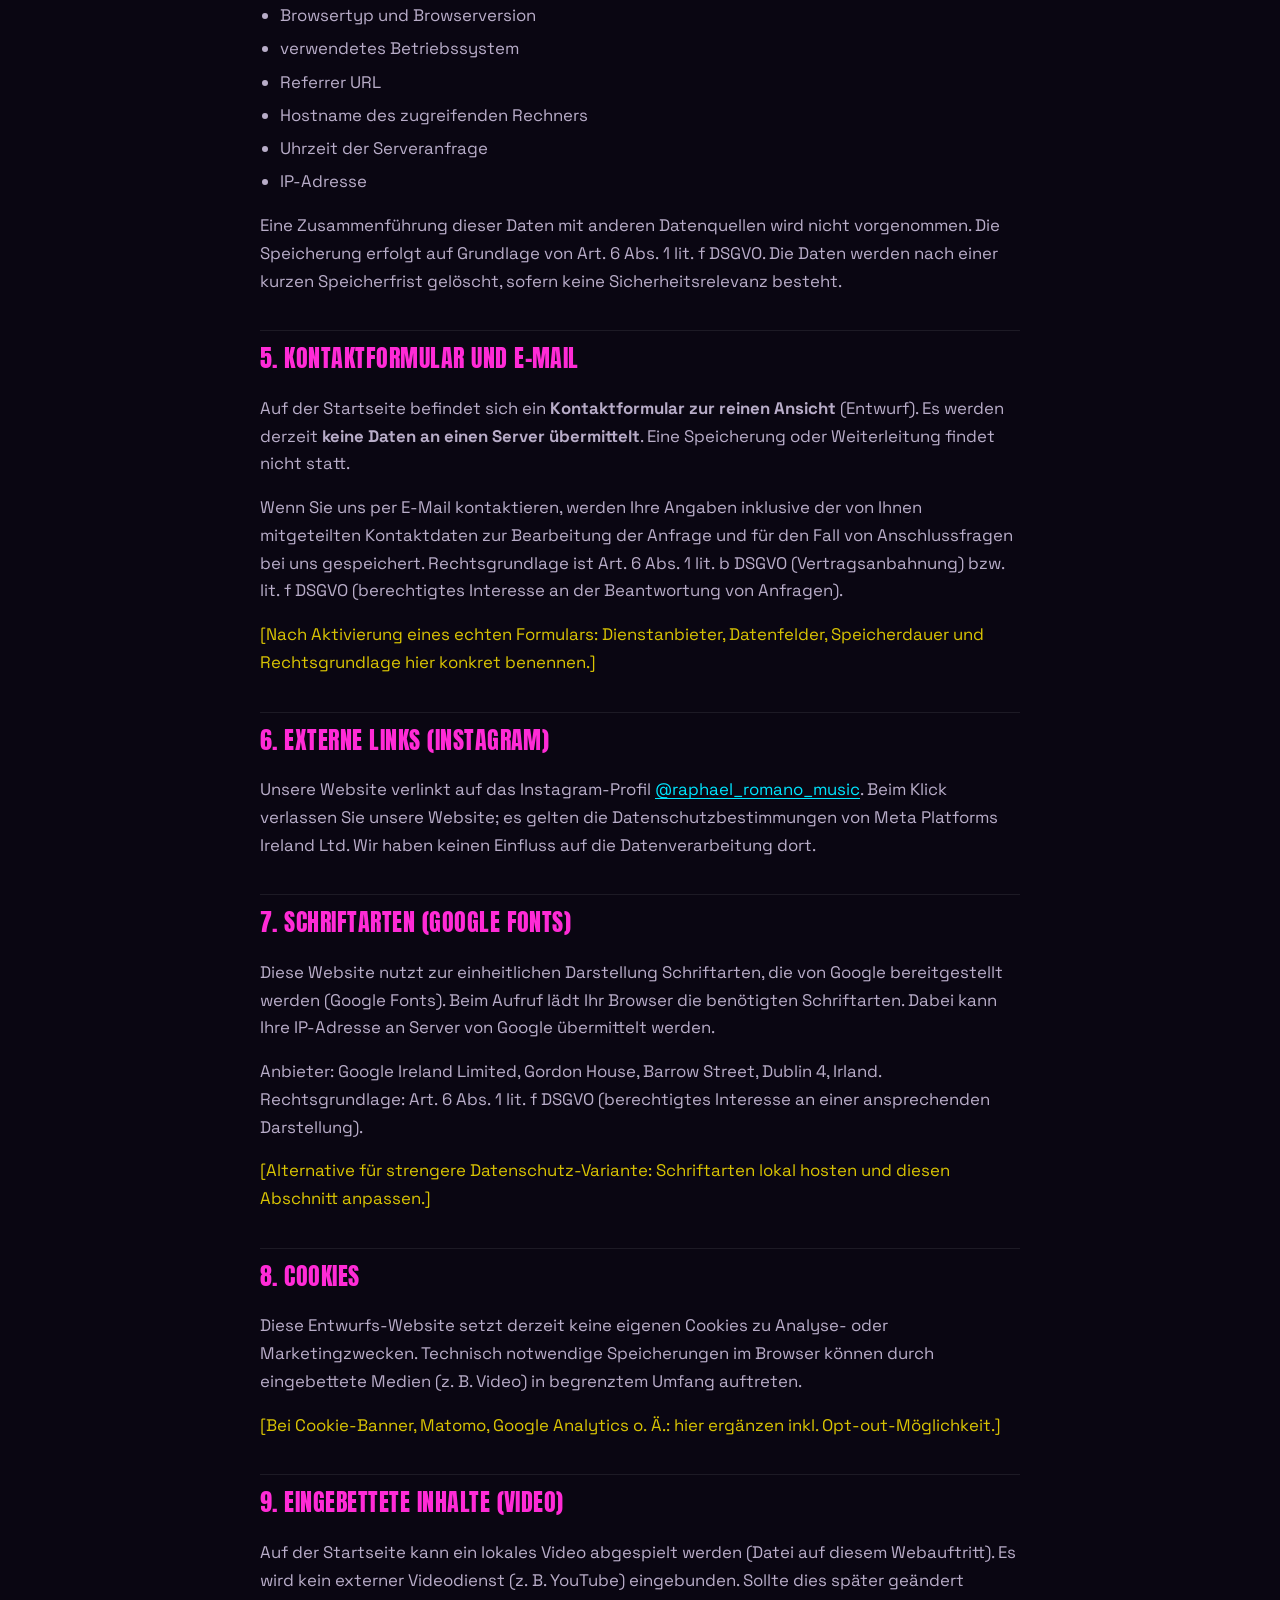
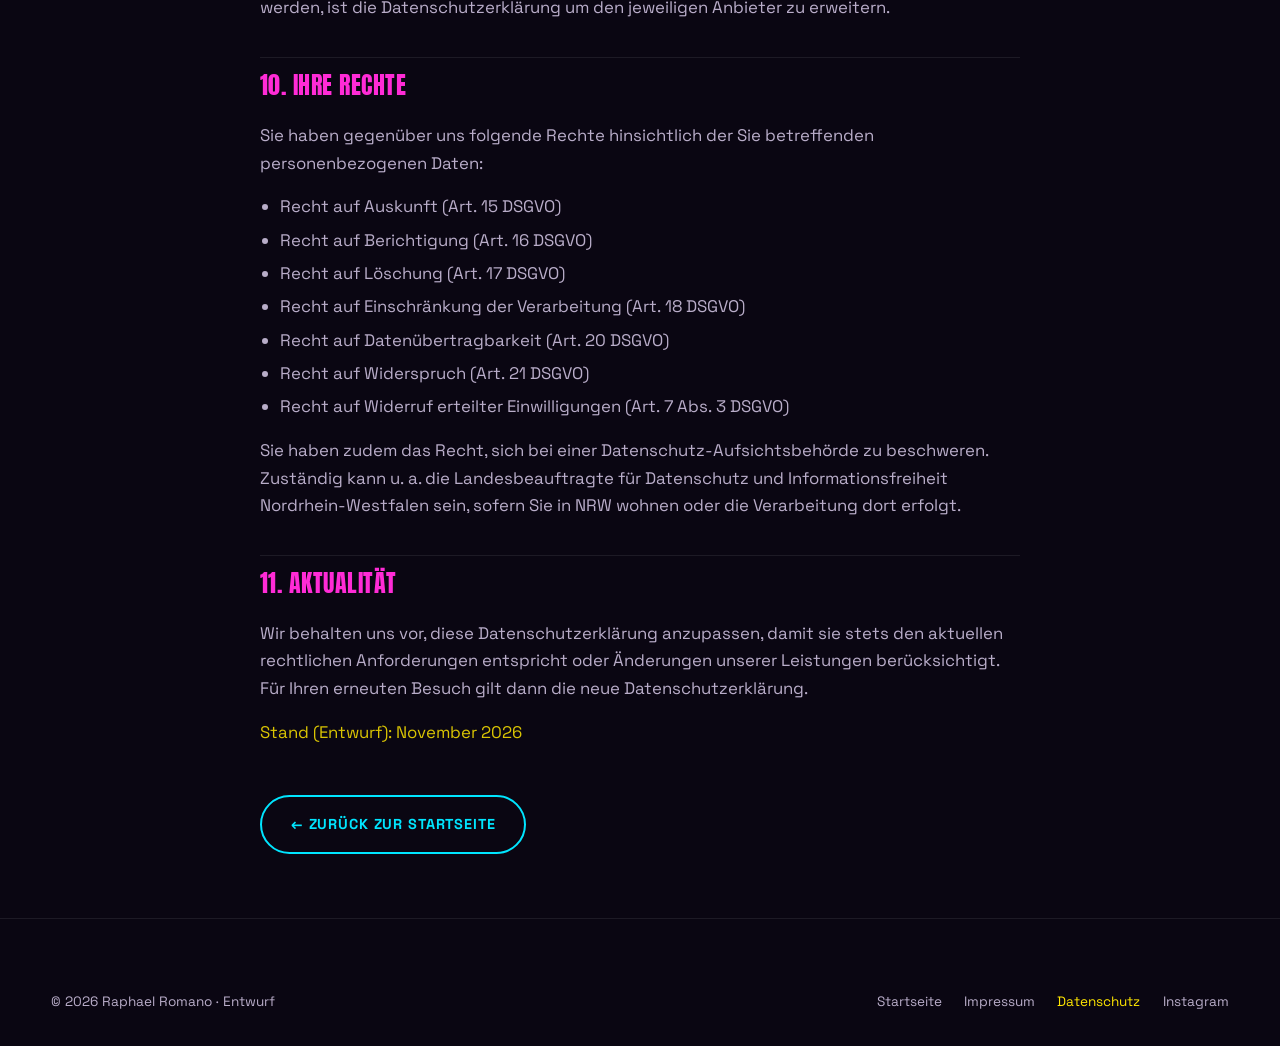
<file: datenschutz.html>
<!DOCTYPE html>
<html lang="de">
<head>
  <meta charset="UTF-8">
  <meta name="viewport" content="width=device-width, initial-scale=1.0">
  <title>Datenschutz – Raphael Romano</title>
  <meta name="description" content="Datenschutzerklärung der Website von Raphael Romano (Entwurf mit Mustertext).">
  <meta name="robots" content="noindex, nofollow">
  <link rel="preconnect" href="https://fonts.googleapis.com">
  <link rel="preconnect" href="https://fonts.gstatic.com" crossorigin>
  <link href="https://fonts.googleapis.com/css2?family=Anton&family=Space+Grotesk:wght@400;500;700&display=swap" rel="stylesheet">
  <link rel="stylesheet" href="css/style.css">
  <link rel="icon" href="data:image/svg+xml,<svg xmlns='http://www.w3.org/2000/svg' viewBox='0 0 100 100'><rect width='100' height='100' rx='20' fill='%230a0612'/><text x='50' y='70' font-size='60' text-anchor='middle' fill='%23ff2bd6' font-family='Arial Black'>R</text></svg>">
</head>
<body>

  <div class="draft-ribbon" aria-hidden="true">Entwurf · Vorlage</div>

  <header class="nav is-scrolled" id="nav">
    <a href="index.html" class="nav__logo">Raphael<span>Romano</span></a>
    <nav class="nav__links" id="navLinks" aria-label="Rechtliche Seiten">
      <a href="index.html">Startseite</a>
      <a href="index.html#kontakt">Booking</a>
      <a href="impressum.html">Impressum</a>
    </nav>
    <button class="nav__burger" id="burger" aria-label="Menü öffnen" aria-expanded="false">
      <span></span><span></span><span></span>
    </button>
  </header>

  <main class="legal-page">
    <div class="legal-page__wrap">
      <p class="legal-page__kicker">Rechtliches</p>
      <h1 class="legal-page__title">Datenschutzerklärung</h1>

      <aside class="legal-notice" role="note">
        <strong>Hinweis (Mustertext)</strong>
        <p>Diese Datenschutzerklärung ist ein Entwurf und muss vor dem Live-Gang an die tatsächliche Technik angepasst werden (z.&nbsp;B. Hosting-Anbieter, Kontaktformular mit Backend, Webanalyse, eingebettete Inhalte). Bitte juristisch prüfen lassen.</p>
      </aside>

      <article class="legal-content">
        <h2>1. Verantwortliche Stelle</h2>
        <p>
          Raphael Romano<br>
          Waisenhausgasse 5<br>
          50676 Köln<br>
          E-Mail: <a href="mailto:raphael.romano@gmx.de">raphael.romano@gmx.de</a>
        </p>
        <p>Verantwortliche Stelle ist die natürliche oder juristische Person, die allein oder gemeinsam mit anderen über die Zwecke und Mittel der Verarbeitung von personenbezogenen Daten entscheidet.</p>

        <h2>2. Allgemeine Hinweise</h2>
        <p>
          Wir nehmen den Schutz Ihrer persönlichen Daten ernst. Personenbezogene Daten sind alle Daten, mit denen Sie persönlich identifiziert werden können. Diese Erklärung informiert darüber, welche Daten wir im Rahmen dieser Website verarbeiten können und zu welchem Zweck.
        </p>
        <p>
          <strong>Stand dieser Vorlage:</strong> Entwurf für eine statische Website ohne aktives Kontaktformular-Backend. Sobald ein Formular Daten versendet, Analytics eingebunden wird oder Dienste von Drittanbietern (z.&nbsp;B. YouTube, Spotify, Karten) eingebettet werden, muss dieser Abschnitt ergänzt werden.
        </p>

        <h2>3. Hosting</h2>
        <p>
          Diese Website wird (geplant bzw. im Entwurf) über einen externen Hoster bereitgestellt, z.&nbsp;B. GitHub Pages oder ein vergleichbarer Anbieter.
        </p>
        <p>
          <em>[Platzhalter – bitte eintragen: Name und Anschrift des Hosters, z.&nbsp;B. GitHub, Inc., bzw. den tatsächlich genutzten Anbieter.]</em>
        </p>
        <p>
          Beim Aufruf der Website werden durch den Hoster technisch notwendige Daten verarbeitet (z.&nbsp;B. IP-Adresse, Datum und Uhrzeit der Anfrage, übertragene Datenmenge, Browser-Typ). Rechtsgrundlage ist Art.&nbsp;6 Abs.&nbsp;1 lit.&nbsp;f DSGVO (berechtigtes Interesse an der sicheren Bereitstellung der Website). Mit dem Hoster sollte ein Auftragsverarbeitungsvertrag (AVV) geschlossen werden, sofern dieser Daten im Auftrag verarbeitet.
        </p>

        <h2>4. Server-Logdateien</h2>
        <p>
          Der Provider der Seiten erhebt und speichert automatisch Informationen in sogenannten Server-Logfiles, die Ihr Browser automatisch übermittelt. Dies sind in der Regel:
        </p>
        <ul>
          <li>Browsertyp und Browserversion</li>
          <li>verwendetes Betriebssystem</li>
          <li>Referrer URL</li>
          <li>Hostname des zugreifenden Rechners</li>
          <li>Uhrzeit der Serveranfrage</li>
          <li>IP-Adresse</li>
        </ul>
        <p>
          Eine Zusammenführung dieser Daten mit anderen Datenquellen wird nicht vorgenommen. Die Speicherung erfolgt auf Grundlage von Art.&nbsp;6 Abs.&nbsp;1 lit.&nbsp;f DSGVO. Die Daten werden nach einer kurzen Speicherfrist gelöscht, sofern keine Sicherheitsrelevanz besteht.
        </p>

        <h2>5. Kontaktformular und E-Mail</h2>
        <p>
          Auf der Startseite befindet sich ein <strong>Kontaktformular zur reinen Ansicht</strong> (Entwurf). Es werden derzeit <strong>keine Daten an einen Server übermittelt</strong>. Eine Speicherung oder Weiterleitung findet nicht statt.
        </p>
        <p>
          Wenn Sie uns per E-Mail kontaktieren, werden Ihre Angaben inklusive der von Ihnen mitgeteilten Kontaktdaten zur Bearbeitung der Anfrage und für den Fall von Anschlussfragen bei uns gespeichert. Rechtsgrundlage ist Art.&nbsp;6 Abs.&nbsp;1 lit.&nbsp;b DSGVO (Vertragsanbahnung) bzw. lit.&nbsp;f DSGVO (berechtigtes Interesse an der Beantwortung von Anfragen).
        </p>
        <p>
          <em>[Nach Aktivierung eines echten Formulars: Dienstanbieter, Datenfelder, Speicherdauer und Rechtsgrundlage hier konkret benennen.]</em>
        </p>

        <h2>6. Externe Links (Instagram)</h2>
        <p>
          Unsere Website verlinkt auf das Instagram-Profil
          <a href="https://www.instagram.com/raphael_romano_music/" target="_blank" rel="noopener">@raphael_romano_music</a>.
          Beim Klick verlassen Sie unsere Website; es gelten die Datenschutzbestimmungen von Meta Platforms Ireland Ltd. Wir haben keinen Einfluss auf die Datenverarbeitung dort.
        </p>

        <h2>7. Schriftarten (Google Fonts)</h2>
        <p>
          Diese Website nutzt zur einheitlichen Darstellung Schriftarten, die von Google bereitgestellt werden (Google Fonts). Beim Aufruf lädt Ihr Browser die benötigten Schriftarten. Dabei kann Ihre IP-Adresse an Server von Google übermittelt werden.
        </p>
        <p>
          Anbieter: Google Ireland Limited, Gordon House, Barrow Street, Dublin 4, Irland. Rechtsgrundlage: Art.&nbsp;6 Abs.&nbsp;1 lit.&nbsp;f DSGVO (berechtigtes Interesse an einer ansprechenden Darstellung).
        </p>
        <p>
          <em>[Alternative für strengere Datenschutz-Variante: Schriftarten lokal hosten und diesen Abschnitt anpassen.]</em>
        </p>

        <h2>8. Cookies</h2>
        <p>
          Diese Entwurfs-Website setzt derzeit keine eigenen Cookies zu Analyse- oder Marketingzwecken. Technisch notwendige Speicherungen im Browser können durch eingebettete Medien (z.&nbsp;B. Video) in begrenztem Umfang auftreten.
        </p>
        <p>
          <em>[Bei Cookie-Banner, Matomo, Google Analytics o.&nbsp;Ä.: hier ergänzen inkl. Opt-out-Möglichkeit.]</em>
        </p>

        <h2>9. Eingebettete Inhalte (Video)</h2>
        <p>
          Auf der Startseite kann ein lokales Video abgespielt werden (Datei auf diesem Webauftritt). Es wird kein externer Videodienst (z.&nbsp;B. YouTube) eingebunden. Sollte dies später geändert werden, ist die Datenschutzerklärung um den jeweiligen Anbieter zu erweitern.
        </p>

        <h2>10. Ihre Rechte</h2>
        <p>Sie haben gegenüber uns folgende Rechte hinsichtlich der Sie betreffenden personenbezogenen Daten:</p>
        <ul>
          <li>Recht auf Auskunft (Art.&nbsp;15 DSGVO)</li>
          <li>Recht auf Berichtigung (Art.&nbsp;16 DSGVO)</li>
          <li>Recht auf Löschung (Art.&nbsp;17 DSGVO)</li>
          <li>Recht auf Einschränkung der Verarbeitung (Art.&nbsp;18 DSGVO)</li>
          <li>Recht auf Datenübertragbarkeit (Art.&nbsp;20 DSGVO)</li>
          <li>Recht auf Widerspruch (Art.&nbsp;21 DSGVO)</li>
          <li>Recht auf Widerruf erteilter Einwilligungen (Art.&nbsp;7 Abs.&nbsp;3 DSGVO)</li>
        </ul>
        <p>
          Sie haben zudem das Recht, sich bei einer Datenschutz-Aufsichtsbehörde zu beschweren. Zuständig kann u.&nbsp;a. die Landesbeauftragte für Datenschutz und Informationsfreiheit Nordrhein-Westfalen sein, sofern Sie in NRW wohnen oder die Verarbeitung dort erfolgt.
        </p>

        <h2>11. Aktualität</h2>
        <p>
          Wir behalten uns vor, diese Datenschutzerklärung anzupassen, damit sie stets den aktuellen rechtlichen Anforderungen entspricht oder Änderungen unserer Leistungen berücksichtigt. Für Ihren erneuten Besuch gilt dann die neue Datenschutzerklärung.
        </p>
        <p><em>Stand (Entwurf): November 2026</em></p>
      </article>

      <p class="legal-page__back">
        <a href="index.html" class="btn btn--ghost">← Zurück zur Startseite</a>
      </p>
    </div>
  </main>

  <footer class="footer footer--compact">
    <div class="footer__row">
      <span>© 2026 Raphael Romano · Entwurf</span>
      <nav>
        <a href="index.html">Startseite</a>
        <a href="impressum.html">Impressum</a>
        <a href="datenschutz.html" aria-current="page">Datenschutz</a>
        <a href="https://www.instagram.com/raphael_romano_music/" target="_blank" rel="noopener">Instagram</a>
      </nav>
    </div>
  </footer>

  <script src="js/main.js"></script>
</body>
</html>
</file>
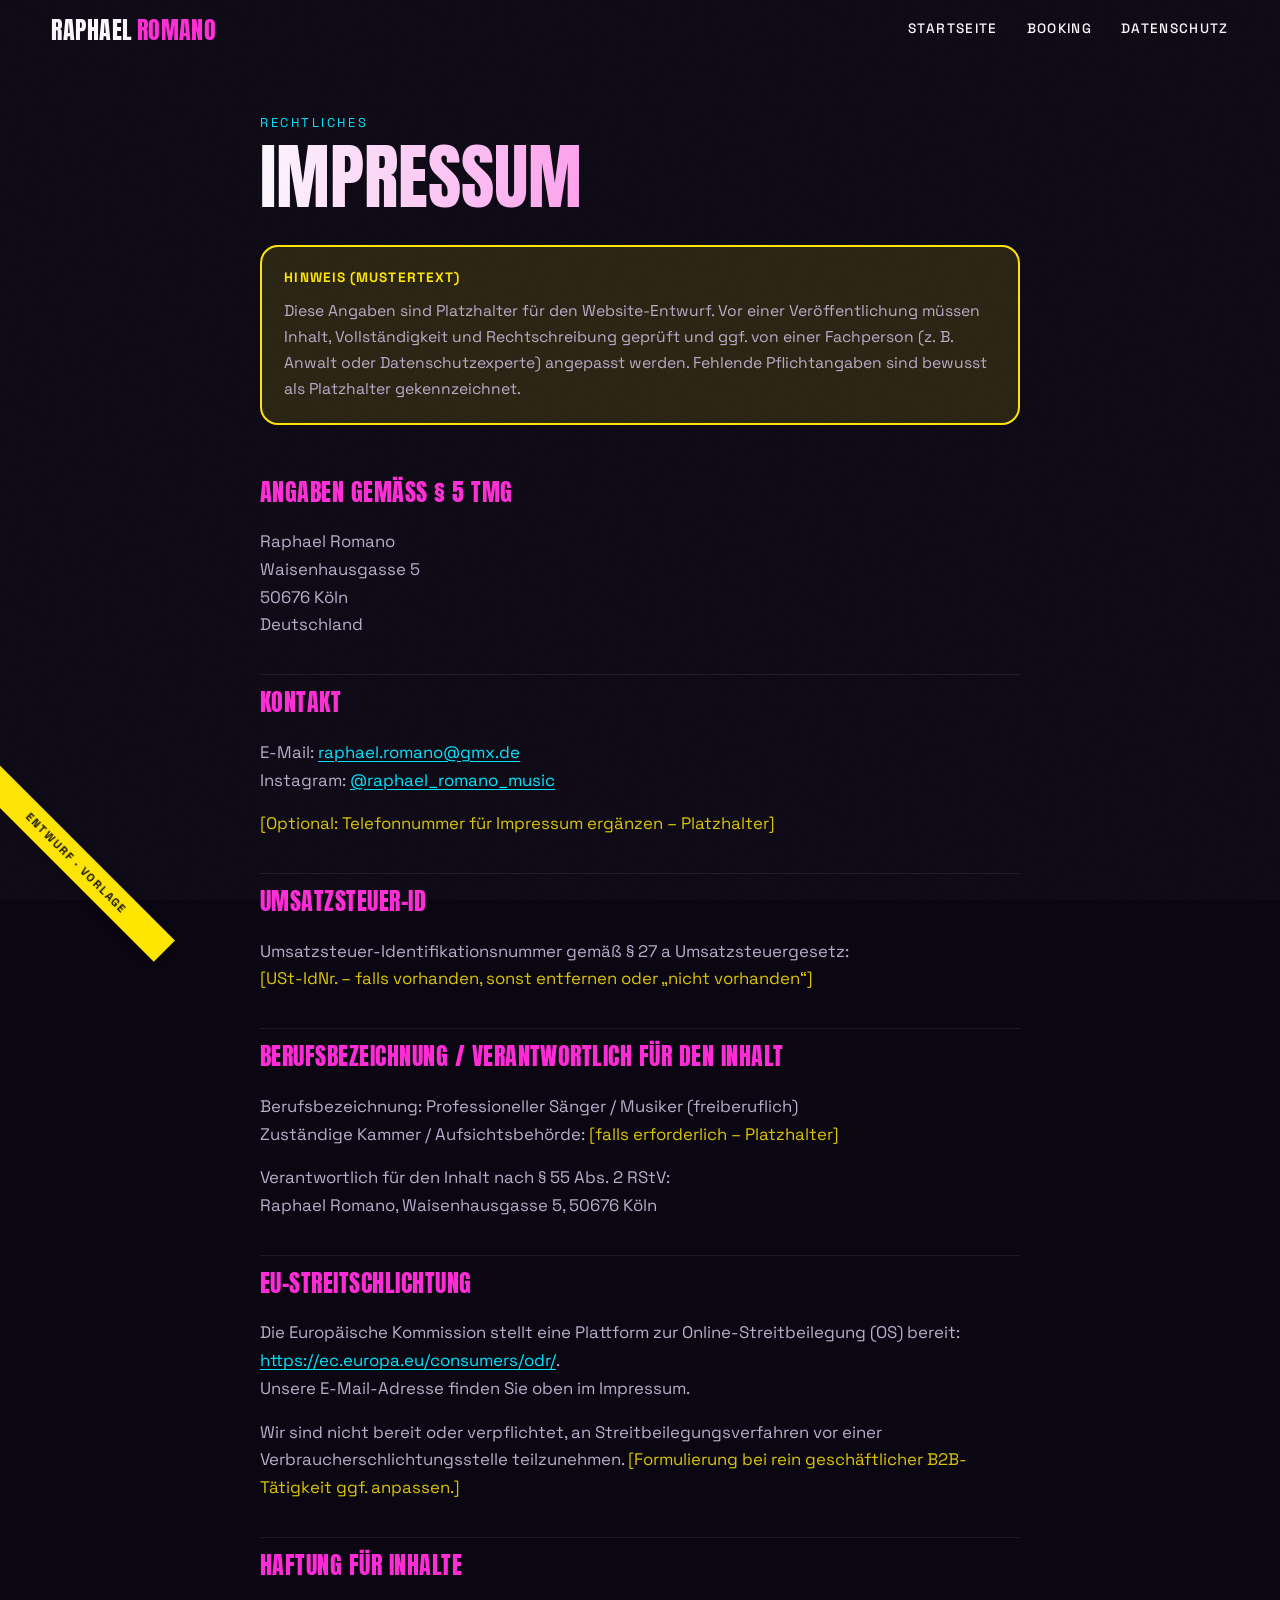
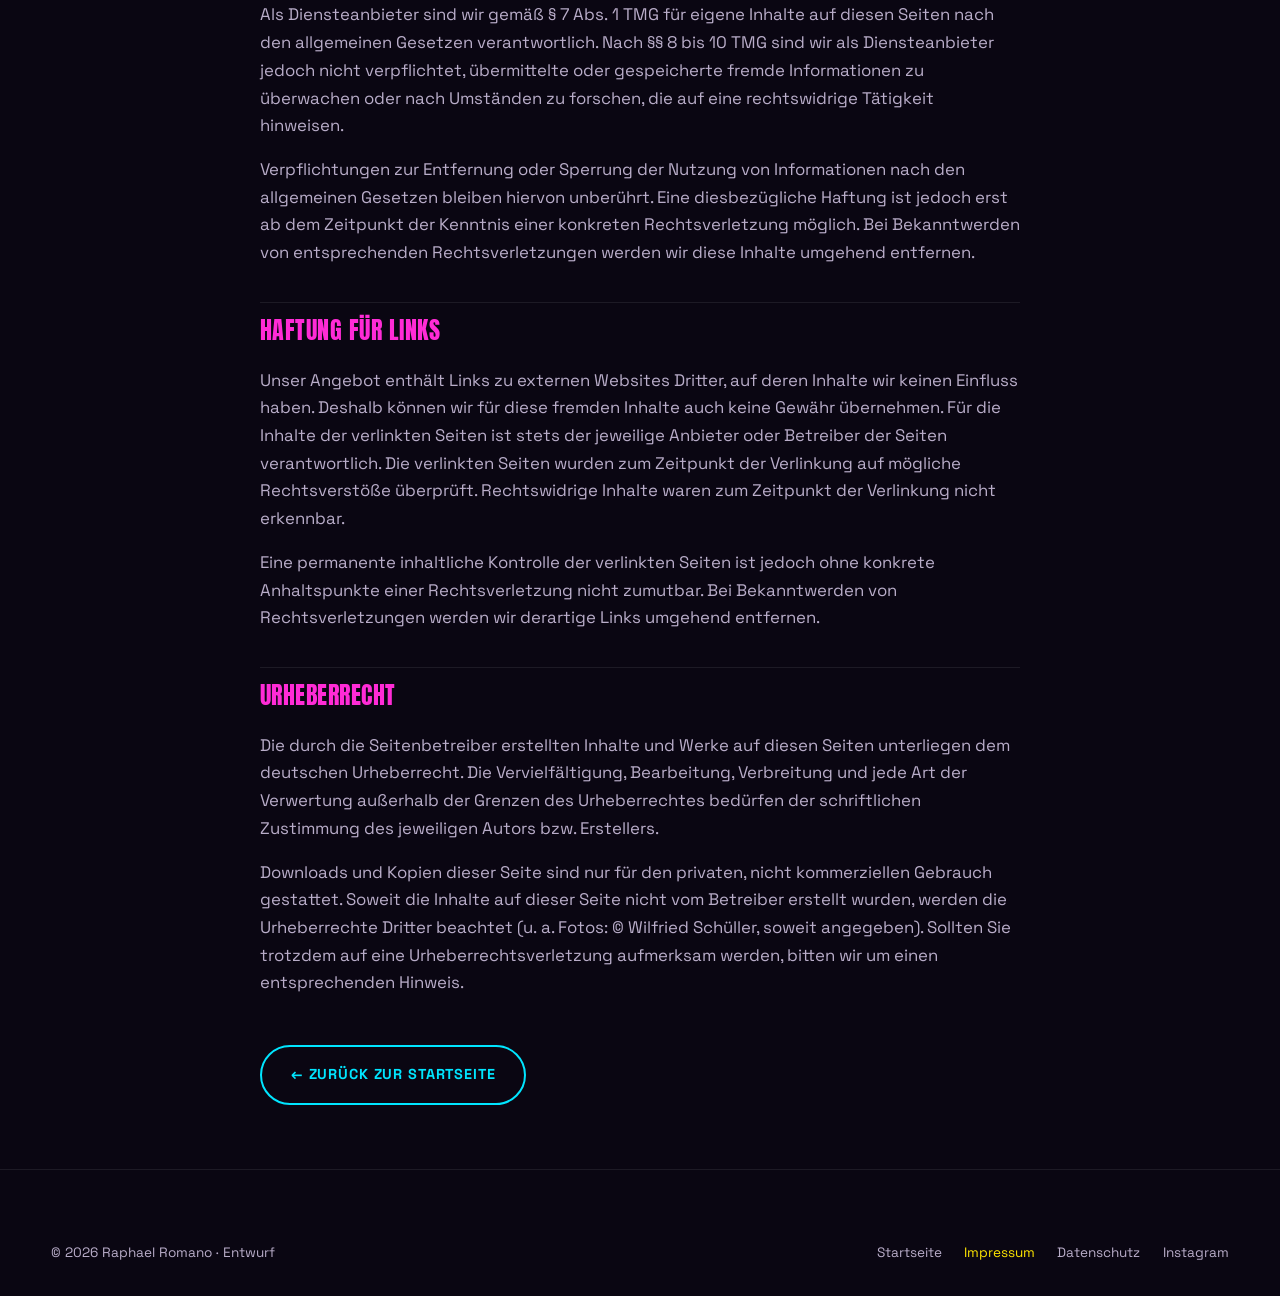
<file: impressum.html>
<!DOCTYPE html>
<html lang="de">
<head>
  <meta charset="UTF-8">
  <meta name="viewport" content="width=device-width, initial-scale=1.0">
  <title>Impressum – Raphael Romano</title>
  <meta name="description" content="Impressum der Website von Raphael Romano (Entwurf mit Mustertext).">
  <meta name="robots" content="noindex, nofollow">
  <link rel="preconnect" href="https://fonts.googleapis.com">
  <link rel="preconnect" href="https://fonts.gstatic.com" crossorigin>
  <link href="https://fonts.googleapis.com/css2?family=Anton&family=Space+Grotesk:wght@400;500;700&display=swap" rel="stylesheet">
  <link rel="stylesheet" href="css/style.css">
  <link rel="icon" href="data:image/svg+xml,<svg xmlns='http://www.w3.org/2000/svg' viewBox='0 0 100 100'><rect width='100' height='100' rx='20' fill='%230a0612'/><text x='50' y='70' font-size='60' text-anchor='middle' fill='%23ff2bd6' font-family='Arial Black'>R</text></svg>">
</head>
<body>

  <div class="draft-ribbon" aria-hidden="true">Entwurf · Vorlage</div>

  <header class="nav is-scrolled" id="nav">
    <a href="index.html" class="nav__logo">Raphael<span>Romano</span></a>
    <nav class="nav__links" id="navLinks" aria-label="Rechtliche Seiten">
      <a href="index.html">Startseite</a>
      <a href="index.html#kontakt">Booking</a>
      <a href="datenschutz.html">Datenschutz</a>
    </nav>
    <button class="nav__burger" id="burger" aria-label="Menü öffnen" aria-expanded="false">
      <span></span><span></span><span></span>
    </button>
  </header>

  <main class="legal-page">
    <div class="legal-page__wrap">
      <p class="legal-page__kicker">Rechtliches</p>
      <h1 class="legal-page__title">Impressum</h1>

      <aside class="legal-notice" role="note">
        <strong>Hinweis (Mustertext)</strong>
        <p>Diese Angaben sind Platzhalter für den Website-Entwurf. Vor einer Veröffentlichung müssen Inhalt, Vollständigkeit und Rechtschreibung geprüft und ggf. von einer Fachperson (z.&nbsp;B. Anwalt oder Datenschutzexperte) angepasst werden. Fehlende Pflichtangaben sind bewusst als Platzhalter gekennzeichnet.</p>
      </aside>

      <article class="legal-content">
        <h2>Angaben gemäß §&nbsp;5 TMG</h2>
        <p>
          Raphael Romano<br>
          Waisenhausgasse 5<br>
          50676 Köln<br>
          Deutschland
        </p>

        <h2>Kontakt</h2>
        <p>
          E-Mail: <a href="mailto:raphael.romano@gmx.de">raphael.romano@gmx.de</a><br>
          Instagram: <a href="https://www.instagram.com/raphael_romano_music/" target="_blank" rel="noopener">@raphael_romano_music</a>
        </p>
        <p><em>[Optional: Telefonnummer für Impressum ergänzen – Platzhalter]</em></p>

        <h2>Umsatzsteuer-ID</h2>
        <p>
          Umsatzsteuer-Identifikationsnummer gemäß §&nbsp;27&nbsp;a Umsatzsteuergesetz:<br>
          <em>[USt-IdNr. – falls vorhanden, sonst entfernen oder „nicht vorhanden“]</em>
        </p>

        <h2>Berufsbezeichnung / Verantwortlich für den Inhalt</h2>
        <p>
          Berufsbezeichnung: Professioneller Sänger / Musiker (freiberuflich)<br>
          Zuständige Kammer / Aufsichtsbehörde: <em>[falls erforderlich – Platzhalter]</em>
        </p>
        <p>
          Verantwortlich für den Inhalt nach §&nbsp;55 Abs.&nbsp;2 RStV:<br>
          Raphael Romano, Waisenhausgasse 5, 50676 Köln
        </p>

        <h2>EU-Streitschlichtung</h2>
        <p>
          Die Europäische Kommission stellt eine Plattform zur Online-Streitbeilegung (OS) bereit:
          <a href="https://ec.europa.eu/consumers/odr/" target="_blank" rel="noopener">https://ec.europa.eu/consumers/odr/</a>.<br>
          Unsere E-Mail-Adresse finden Sie oben im Impressum.
        </p>
        <p>
          Wir sind nicht bereit oder verpflichtet, an Streitbeilegungsverfahren vor einer Verbraucherschlichtungsstelle teilzunehmen.
          <em>[Formulierung bei rein geschäftlicher B2B-Tätigkeit ggf. anpassen.]</em>
        </p>

        <h2>Haftung für Inhalte</h2>
        <p>
          Als Diensteanbieter sind wir gemäß §&nbsp;7 Abs.&nbsp;1 TMG für eigene Inhalte auf diesen Seiten nach den allgemeinen Gesetzen verantwortlich. Nach §§&nbsp;8 bis 10 TMG sind wir als Diensteanbieter jedoch nicht verpflichtet, übermittelte oder gespeicherte fremde Informationen zu überwachen oder nach Umständen zu forschen, die auf eine rechtswidrige Tätigkeit hinweisen.
        </p>
        <p>
          Verpflichtungen zur Entfernung oder Sperrung der Nutzung von Informationen nach den allgemeinen Gesetzen bleiben hiervon unberührt. Eine diesbezügliche Haftung ist jedoch erst ab dem Zeitpunkt der Kenntnis einer konkreten Rechtsverletzung möglich. Bei Bekanntwerden von entsprechenden Rechtsverletzungen werden wir diese Inhalte umgehend entfernen.
        </p>

        <h2>Haftung für Links</h2>
        <p>
          Unser Angebot enthält Links zu externen Websites Dritter, auf deren Inhalte wir keinen Einfluss haben. Deshalb können wir für diese fremden Inhalte auch keine Gewähr übernehmen. Für die Inhalte der verlinkten Seiten ist stets der jeweilige Anbieter oder Betreiber der Seiten verantwortlich. Die verlinkten Seiten wurden zum Zeitpunkt der Verlinkung auf mögliche Rechtsverstöße überprüft. Rechtswidrige Inhalte waren zum Zeitpunkt der Verlinkung nicht erkennbar.
        </p>
        <p>
          Eine permanente inhaltliche Kontrolle der verlinkten Seiten ist jedoch ohne konkrete Anhaltspunkte einer Rechtsverletzung nicht zumutbar. Bei Bekanntwerden von Rechtsverletzungen werden wir derartige Links umgehend entfernen.
        </p>

        <h2>Urheberrecht</h2>
        <p>
          Die durch die Seitenbetreiber erstellten Inhalte und Werke auf diesen Seiten unterliegen dem deutschen Urheberrecht. Die Vervielfältigung, Bearbeitung, Verbreitung und jede Art der Verwertung außerhalb der Grenzen des Urheberrechtes bedürfen der schriftlichen Zustimmung des jeweiligen Autors bzw. Erstellers.
        </p>
        <p>
          Downloads und Kopien dieser Seite sind nur für den privaten, nicht kommerziellen Gebrauch gestattet. Soweit die Inhalte auf dieser Seite nicht vom Betreiber erstellt wurden, werden die Urheberrechte Dritter beachtet (u.&nbsp;a. Fotos: © Wilfried Schüller, soweit angegeben). Sollten Sie trotzdem auf eine Urheberrechtsverletzung aufmerksam werden, bitten wir um einen entsprechenden Hinweis.
        </p>
      </article>

      <p class="legal-page__back">
        <a href="index.html" class="btn btn--ghost">← Zurück zur Startseite</a>
      </p>
    </div>
  </main>

  <footer class="footer footer--compact">
    <div class="footer__row">
      <span>© 2026 Raphael Romano · Entwurf</span>
      <nav>
        <a href="index.html">Startseite</a>
        <a href="impressum.html" aria-current="page">Impressum</a>
        <a href="datenschutz.html">Datenschutz</a>
        <a href="https://www.instagram.com/raphael_romano_music/" target="_blank" rel="noopener">Instagram</a>
      </nav>
    </div>
  </footer>

  <script src="js/main.js"></script>
</body>
</html>
</file>
<file: css/style.css>
/* =========================================================
   Raphael Romano – One-Pager (Entwurf)
   Farbwelt: Bühnenlicht-Neon – Pink, Electric Blue, Gelb auf Schwarz
   ========================================================= */

:root {
  --black: #0a0612;
  --black-2: #140c22;
  --white: #fdf8ff;
  --muted: #b9adc9;
  --pink: #ff2bd6;
  --blue: #00e5ff;
  --yellow: #ffe600;
  --violet: #8b3dff;
  --red: #ff2a4f;

  --font-display: "Anton", "Impact", sans-serif;
  --font-body: "Space Grotesk", system-ui, sans-serif;

  --radius: 18px;
  --pad: clamp(1.25rem, 4vw, 4rem);
  --max: 1280px;
}

*,
*::before,
*::after { box-sizing: border-box; margin: 0; padding: 0; }

html { scroll-behavior: smooth; scroll-padding-top: 80px; }

body {
  background: var(--black);
  color: var(--white);
  font-family: var(--font-body);
  font-size: 1.05rem;
  line-height: 1.65;
  overflow-x: hidden;
  -webkit-font-smoothing: antialiased;
}

/* Filmkorn über der ganzen Seite */
body::after {
  content: "";
  position: fixed;
  inset: 0;
  pointer-events: none;
  z-index: 999;
  opacity: .06;
  background-image: url("data:image/svg+xml,%3Csvg xmlns='http://www.w3.org/2000/svg' width='200' height='200'%3E%3Cfilter id='n'%3E%3CfeTurbulence type='fractalNoise' baseFrequency='.9' numOctaves='3'/%3E%3C/filter%3E%3Crect width='100%25' height='100%25' filter='url(%23n)'/%3E%3C/svg%3E");
}

img, video { display: block; max-width: 100%; }
a { color: inherit; }
ul, ol { list-style: none; }

section { padding: clamp(4rem, 10vw, 8rem) var(--pad); position: relative; }

::selection { background: var(--pink); color: var(--black); }

/* ---------- Entwurfs-Banderole ---------- */
.draft-ribbon {
  position: fixed;
  bottom: 22px;
  left: -48px;
  z-index: 200;
  transform: rotate(45deg);
  transform-origin: center;
  background: var(--yellow);
  color: var(--black);
  font-weight: 700;
  font-size: .7rem;
  letter-spacing: .15em;
  text-transform: uppercase;
  padding: .35rem 3.5rem;
  box-shadow: 0 4px 20px rgba(0,0,0,.5);
  display: none;
}
@media (min-width: 900px) { .draft-ribbon { display: block; } }

/* ---------- Buttons ---------- */
.btn {
  display: inline-flex;
  align-items: center;
  justify-content: center;
  gap: .6rem;
  padding: 1rem 1.8rem;
  border-radius: 999px;
  font-weight: 700;
  text-decoration: none;
  text-transform: uppercase;
  letter-spacing: .06em;
  font-size: .9rem;
  border: 2px solid transparent;
  cursor: pointer;
  font-family: inherit;
  transition: transform .25s ease, box-shadow .25s ease, background .25s ease, color .25s ease;
}
.btn:hover { transform: translateY(-3px) rotate(-1deg); }
.btn--pink { background: var(--pink); color: var(--black); box-shadow: 0 0 30px rgba(255,43,214,.5); }
.btn--pink:hover { box-shadow: 0 0 50px rgba(255,43,214,.85); }
.btn--ghost { border-color: var(--blue); color: var(--blue); }
.btn--ghost:hover { background: var(--blue); color: var(--black); box-shadow: 0 0 40px rgba(0,229,255,.6); }
.btn--black { background: var(--black); color: var(--yellow); }
.btn--black:hover { box-shadow: 8px 8px 0 var(--pink); }
.btn--yellow { background: var(--yellow); color: var(--black); }
.btn--yellow:hover { box-shadow: 0 0 40px rgba(255,230,0,.7); }
.btn--gradient { background: linear-gradient(90deg, var(--pink), var(--violet), var(--blue)); color: var(--white); }
.btn--gradient:hover { box-shadow: 0 0 50px rgba(139,61,255,.7); }
.btn--full { width: 100%; }

.play-icon {
  width: 0; height: 0;
  border-left: 11px solid currentColor;
  border-top: 7px solid transparent;
  border-bottom: 7px solid transparent;
}
.play-icon--big { border-left-width: 28px; border-top-width: 17px; border-bottom-width: 17px; margin-left: 6px; }

/* ---------- Navigation ---------- */
.nav {
  position: fixed;
  top: 0; left: 0; right: 0;
  z-index: 100;
  display: flex;
  align-items: center;
  justify-content: space-between;
  padding: 1.1rem var(--pad);
  transition: padding .3s ease;
}
/* Blur liegt auf einer eigenen Ebene: backdrop-filter auf .nav würde das fixierte Mobilmenü einsperren */
.nav::before {
  content: "";
  position: absolute;
  inset: 0;
  z-index: -1;
  background: rgba(10,6,18,.78);
  backdrop-filter: blur(14px);
  -webkit-backdrop-filter: blur(14px);
  border-bottom: 1px solid rgba(255,255,255,.06);
  opacity: 0;
  transition: opacity .3s ease;
}
.nav.is-scrolled { padding-top: .7rem; padding-bottom: .7rem; }
.nav.is-scrolled::before { opacity: 1; }
.nav__logo {
  font-family: var(--font-display);
  font-size: 1.5rem;
  text-transform: uppercase;
  text-decoration: none;
  letter-spacing: .02em;
  line-height: 1;
}
.nav__logo span { color: var(--pink); margin-left: .25rem; }
.nav__links { display: flex; align-items: center; gap: 1.8rem; }
.nav__links a {
  text-decoration: none;
  font-size: .85rem;
  font-weight: 500;
  text-transform: uppercase;
  letter-spacing: .1em;
  position: relative;
}
.nav__links a:not(.nav__cta)::after {
  content: "";
  position: absolute;
  left: 0; bottom: -4px;
  width: 100%; height: 2px;
  background: var(--yellow);
  transform: scaleX(0);
  transform-origin: left;
  transition: transform .25s ease;
}
.nav__links a:not(.nav__cta):hover::after { transform: scaleX(1); }
.nav__cta {
  background: var(--yellow);
  color: var(--black);
  padding: .55rem 1.2rem;
  border-radius: 999px;
  font-weight: 700 !important;
}
.nav__burger { display: none; background: none; border: 0; cursor: pointer; width: 34px; height: 24px; position: relative; }
.nav__burger span { position: absolute; left: 0; width: 100%; height: 3px; background: var(--white); border-radius: 3px; transition: .3s; }
.nav__burger span:nth-child(1) { top: 0; }
.nav__burger span:nth-child(2) { top: 10px; background: var(--pink); }
.nav__burger span:nth-child(3) { top: 20px; }
.nav__burger.is-open span:nth-child(1) { top: 10px; transform: rotate(45deg); }
.nav__burger.is-open span:nth-child(2) { opacity: 0; }
.nav__burger.is-open span:nth-child(3) { top: 10px; transform: rotate(-45deg); }

@media (max-width: 960px) {
  .nav__burger { display: block; z-index: 2; }
  .nav__links {
    position: fixed;
    inset: 0;
    flex-direction: column;
    justify-content: center;
    gap: 1.6rem;
    background: var(--black);
    transform: translateY(-100%);
    transition: transform .45s cubic-bezier(.7,0,.2,1);
  }
  .nav__links.is-open { transform: translateY(0); }
  .nav__links a { font-family: var(--font-display); font-size: 2.2rem; letter-spacing: .02em; font-weight: 400; }
  .nav__cta { font-weight: 400 !important; padding: .4rem 1.6rem; }
}

/* ---------- Hero ---------- */
.hero {
  min-height: 100vh;
  min-height: 100svh;
  display: flex;
  align-items: center;
  padding-top: 7rem;
  overflow: hidden;
}
.hero__glow {
  position: absolute;
  border-radius: 50%;
  filter: blur(110px);
  opacity: .55;
  pointer-events: none;
  animation: drift 14s ease-in-out infinite alternate;
}
.hero__glow--pink { width: 520px; height: 520px; background: var(--pink); top: -120px; right: 10%; }
.hero__glow--blue { width: 460px; height: 460px; background: var(--blue); bottom: -160px; left: -100px; animation-delay: -5s; opacity: .4; }
.hero__glow--yellow { width: 260px; height: 260px; background: var(--yellow); top: 40%; left: 42%; animation-delay: -9s; opacity: .22; }
@keyframes drift {
  0% { transform: translate(0,0) scale(1); }
  100% { transform: translate(60px,-40px) scale(1.15); }
}

.hero__inner {
  position: relative;
  width: 100%;
  max-width: var(--max);
  margin: 0 auto;
  display: grid;
  grid-template-columns: 1.15fr .85fr;
  gap: clamp(2rem, 5vw, 5rem);
  align-items: center;
}
.hero__kicker {
  display: inline-flex;
  align-items: center;
  gap: .6rem;
  font-size: .8rem;
  text-transform: uppercase;
  letter-spacing: .2em;
  color: var(--blue);
  margin-bottom: 1.2rem;
}
.dot { width: 10px; height: 10px; border-radius: 50%; background: var(--red); box-shadow: 0 0 12px var(--red); animation: blink 1.4s infinite; }
@keyframes blink { 50% { opacity: .2; } }

.hero__title {
  font-family: var(--font-display);
  font-weight: 400;
  text-transform: uppercase;
  line-height: .86;
  font-size: clamp(4.2rem, 13vw, 11.5rem);
  letter-spacing: -.01em;
}
.hero__line { display: block; }
.hero__line--fill {
  background: linear-gradient(90deg, var(--pink), var(--yellow));
  -webkit-background-clip: text;
  background-clip: text;
  color: transparent;
}
.hero__line--outline {
  color: transparent;
  -webkit-text-stroke: 2px var(--blue);
  text-shadow: 0 0 40px rgba(0,229,255,.35);
  padding-left: .4em;
}
.hero__claim {
  font-family: var(--font-display);
  font-size: clamp(1.6rem, 3.2vw, 2.6rem);
  text-transform: uppercase;
  margin-top: 1.4rem;
  line-height: 1.1;
}
.hero__claim em { font-style: normal; color: var(--yellow); }
.hero__sub { max-width: 520px; color: var(--muted); margin-top: .8rem; }
.hero__actions { display: flex; flex-wrap: wrap; gap: 1rem; margin-top: 2rem; }

.eq { display: flex; align-items: flex-end; gap: 5px; height: 42px; margin-top: 2.4rem; }
.eq span {
  width: 6px;
  border-radius: 3px;
  background: linear-gradient(to top, var(--blue), var(--pink));
  animation: eq 1.1s ease-in-out infinite alternate;
}
.eq span:nth-child(3n)   { animation-duration: .8s; }
.eq span:nth-child(3n+1) { animation-duration: 1.3s; animation-delay: -.4s; }
.eq span:nth-child(4n)   { animation-duration: .65s; animation-delay: -.2s; }
.eq span:nth-child(5n)   { animation-duration: 1.5s; }
@keyframes eq { 0% { height: 15%; } 100% { height: 100%; } }

.hero__visual { position: relative; justify-self: center; }
.hero__frame {
  position: relative;
  width: min(420px, 80vw);
  aspect-ratio: 3 / 4.2;
  border-radius: 220px 220px var(--radius) var(--radius);
  overflow: hidden;
  transform: rotate(3deg);
  box-shadow: -18px 18px 0 var(--pink), 0 0 80px rgba(255,43,214,.35);
}
.hero__frame::after {
  content: "";
  position: absolute;
  inset: 0;
  background: linear-gradient(180deg, rgba(139,61,255,.15), rgba(255,43,214,.25));
  mix-blend-mode: color;
}
.hero__frame img { width: 100%; height: 100%; object-fit: cover; object-position: 50% 15%; }

.sticker {
  position: absolute;
  width: 150px;
  height: 150px;
  bottom: -30px;
  left: -60px;
  background: var(--yellow);
  border-radius: 50%;
  display: grid;
  place-items: center;
  color: var(--black);
  box-shadow: 0 10px 40px rgba(0,0,0,.45);
}
.sticker svg { position: absolute; inset: 0; width: 100%; height: 100%; animation: spin 16s linear infinite; }
.sticker text { font-family: var(--font-body); font-weight: 700; font-size: 15.5px; letter-spacing: .12em; fill: var(--black); }
.sticker__center { font-family: var(--font-display); font-size: 2.3rem; line-height: .9; text-align: center; }
.sticker__center small { display: block; font-family: var(--font-body); font-size: .7rem; font-weight: 700; text-transform: uppercase; letter-spacing: .15em; }
@keyframes spin { to { transform: rotate(360deg); } }

@media (max-width: 900px) {
  .hero__inner { grid-template-columns: 1fr; }
  .hero__visual { order: -1; margin-bottom: 1rem; }
  .hero__frame { width: min(300px, 70vw); }
  .sticker { width: 115px; height: 115px; left: -35px; bottom: -20px; }
  .sticker text { font-size: 15px; }
  .sticker__center { font-size: 1.8rem; }
}

/* ---------- Marquee ---------- */
.marquee {
  background: var(--yellow);
  color: var(--black);
  overflow: hidden;
  transform: rotate(-2deg) scale(1.05);
  margin: 1rem 0 0;
  padding: .9rem 0;
  position: relative;
  z-index: 2;
  box-shadow: 0 0 60px rgba(255,230,0,.35);
}
.marquee__track {
  display: flex;
  width: max-content;
  gap: 2rem;
  align-items: center;
  animation: marquee 28s linear infinite;
}
.marquee span { font-family: var(--font-display); font-size: clamp(1.6rem, 3.5vw, 2.6rem); text-transform: uppercase; line-height: 1; }
.marquee i { font-style: normal; color: var(--pink); font-size: 1.6rem; }
@keyframes marquee { to { transform: translateX(-50%); } }

/* ---------- Stats ---------- */
.stats {
  max-width: var(--max);
  margin: 0 auto;
  display: grid;
  grid-template-columns: repeat(4, 1fr);
  gap: 1.2rem;
  padding-top: clamp(4rem, 8vw, 6rem);
  padding-bottom: 2rem;
}
.stat {
  border: 2px solid rgba(255,255,255,.1);
  border-radius: var(--radius);
  padding: 2rem 1.5rem;
  background: var(--black-2);
  transition: transform .3s ease, border-color .3s ease;
}
.stat:hover { transform: translateY(-6px) rotate(-1deg); }
.stat:nth-child(1):hover { border-color: var(--pink); }
.stat:nth-child(2):hover { border-color: var(--blue); }
.stat:nth-child(3):hover { border-color: var(--yellow); }
.stat:nth-child(4):hover { border-color: var(--violet); }
.stat__num { display: block; font-family: var(--font-display); font-size: clamp(2.8rem, 5vw, 4.2rem); line-height: 1; }
.stat:nth-child(1) .stat__num { color: var(--pink); }
.stat:nth-child(2) .stat__num { color: var(--blue); }
.stat:nth-child(3) .stat__num { color: var(--yellow); }
.stat:nth-child(4) .stat__num { color: var(--violet); }
.stat__label { display: block; margin-top: .5rem; color: var(--muted); font-size: .9rem; text-transform: uppercase; letter-spacing: .08em; }
@media (max-width: 800px) { .stats { grid-template-columns: repeat(2, 1fr); } }

/* ---------- Section-Head ---------- */
.section-head { max-width: 760px; margin: 0 auto 3.5rem; text-align: center; }
.section-head--left { text-align: left; margin: 0 0 1.5rem; }
.section-head__num {
  display: inline-block;
  font-family: var(--font-display);
  font-size: 1rem;
  color: var(--black);
  background: var(--white);
  padding: .1rem .7rem;
  border-radius: 999px;
  margin-bottom: 1rem;
}
.section-head h2, .einspringer h2, .presse h2 {
  font-family: var(--font-display);
  font-weight: 400;
  text-transform: uppercase;
  font-size: clamp(2.8rem, 7vw, 5.5rem);
  line-height: .95;
}
.section-head p { color: var(--muted); margin-top: 1rem; font-size: 1.1rem; }
.hl { position: relative; display: inline-block; }
.hl--pink { color: var(--pink); }
.hl--blue { color: var(--blue); }
.hl--yellow { color: var(--yellow); }

/* ---------- Live / Video ---------- */
.live__grid {
  max-width: var(--max);
  margin: 0 auto;
  display: grid;
  grid-template-columns: 2fr 1fr;
  gap: 2rem;
  align-items: stretch;
}
.video-card {
  position: relative;
  border-radius: var(--radius);
  overflow: hidden;
  background: #000;
  border: 3px solid var(--blue);
  box-shadow: 0 0 60px rgba(0,229,255,.3);
  aspect-ratio: 16 / 9;
}
.video-card video { width: 100%; height: 100%; object-fit: cover; }
.video-card::after {
  content: "";
  position: absolute;
  inset: 0;
  pointer-events: none;
  background: linear-gradient(180deg, rgba(10,6,18,.1), rgba(10,6,18,.45));
  transition: opacity .3s ease;
}
.video-card.is-playing::after { opacity: 0; }
.video-card__hint {
  position: absolute;
  left: 50%;
  bottom: 1.2rem;
  transform: translateX(-50%);
  font-size: .8rem;
  font-weight: 700;
  text-transform: uppercase;
  letter-spacing: .15em;
  white-space: nowrap;
  z-index: 1;
  transition: opacity .3s ease;
}
.video-card.is-playing .video-card__hint { opacity: 0; }
.video-card__play {
  position: absolute;
  inset: 0;
  margin: auto;
  width: 110px; height: 110px;
  border-radius: 50%;
  border: 0;
  background: var(--pink);
  color: var(--black);
  display: grid;
  place-items: center;
  cursor: pointer;
  box-shadow: 0 0 0 0 rgba(255,43,214,.7);
  animation: pulse 2s infinite;
  transition: transform .25s ease, opacity .3s ease;
  z-index: 1;
}
.video-card__play:hover { transform: scale(1.1); }
.video-card.is-playing .video-card__play { opacity: 0; pointer-events: none; }
@keyframes pulse {
  0% { box-shadow: 0 0 0 0 rgba(255,43,214,.7); }
  70% { box-shadow: 0 0 0 35px rgba(255,43,214,0); }
  100% { box-shadow: 0 0 0 0 rgba(255,43,214,0); }
}
.video-card__tag {
  position: absolute;
  top: 1rem; left: 1rem;
  background: rgba(10,6,18,.75);
  color: var(--red);
  font-size: .75rem;
  font-weight: 700;
  text-transform: uppercase;
  letter-spacing: .15em;
  padding: .35rem .8rem;
  border-radius: 999px;
  z-index: 1;
}
.photo-tile { position: relative; border-radius: var(--radius); overflow: hidden; transition: transform .35s ease; }
.photo-tile img { position: absolute; inset: 0; width: 100%; height: 100%; object-fit: cover; object-position: 60% 30%; transition: transform .6s ease; }
.photo-tile:hover img { transform: scale(1.06); }
.photo-tile--tilt-r { transform: rotate(2deg); border: 3px solid var(--pink); box-shadow: 0 0 50px rgba(255,43,214,.3); }
.photo-tile:hover { transform: rotate(0); }
.photo-tile figcaption {
  position: absolute;
  bottom: .5rem; right: .7rem;
  font-size: .65rem;
  color: rgba(255,255,255,.7);
  letter-spacing: .05em;
}
@media (max-width: 900px) {
  .live__grid { grid-template-columns: 1fr; }
  .photo-tile { aspect-ratio: 4 / 3; }
  .video-card__play { width: 80px; height: 80px; }
}

/* ---------- Über mich ---------- */
.about {
  max-width: var(--max);
  margin: 0 auto;
  display: grid;
  grid-template-columns: .9fr 1.1fr;
  gap: clamp(2rem, 6vw, 6rem);
  align-items: center;
}
.about__img { position: relative; }
.about__img img {
  border-radius: var(--radius);
  width: 100%;
  aspect-ratio: 4 / 5;
  object-fit: cover;
  object-position: 50% 20%;
  box-shadow: 18px 18px 0 var(--yellow);
}
.about__badge {
  position: absolute;
  top: 1.5rem;
  right: -1.5rem;
  background: var(--blue);
  color: var(--black);
  font-weight: 700;
  text-transform: uppercase;
  letter-spacing: .08em;
  font-size: .85rem;
  padding: .6rem 1.1rem;
  border-radius: 999px;
  transform: rotate(6deg);
}
.about__text p { color: var(--muted); margin-bottom: 1rem; }
.about__text .lead { color: var(--white); font-size: 1.35rem; line-height: 1.45; font-weight: 500; }
.about blockquote {
  font-family: var(--font-display);
  text-transform: uppercase;
  font-size: clamp(1.5rem, 2.8vw, 2.1rem);
  line-height: 1.1;
  margin: 2rem 0;
  padding-left: 1.2rem;
  border-left: 6px solid var(--pink);
  color: var(--white);
}
.chips { display: flex; flex-wrap: wrap; gap: .6rem; }
.chips li {
  border: 2px solid var(--white);
  padding: .4rem 1rem;
  border-radius: 999px;
  font-size: .85rem;
  font-weight: 500;
}
.chips li:nth-child(1) { border-color: var(--pink); color: var(--pink); }
.chips li:nth-child(2) { border-color: var(--blue); color: var(--blue); }
.chips li:nth-child(3) { border-color: var(--yellow); color: var(--yellow); }
.chips li:nth-child(4) { border-color: var(--violet); color: #c39dff; }
@media (max-width: 900px) {
  .about { grid-template-columns: 1fr; }
  .about__img { max-width: 440px; }
  .about__badge { right: -.5rem; }
}

/* ---------- Einspringer ---------- */
.einspringer {
  background: var(--yellow);
  color: var(--black);
  clip-path: polygon(0 4vw, 100% 0, 100% calc(100% - 4vw), 0 100%);
  padding-top: clamp(6rem, 12vw, 10rem);
  padding-bottom: clamp(6rem, 12vw, 10rem);
  overflow: hidden;
}
.einspringer::before {
  content: "EINSPRINGER EINSPRINGER EINSPRINGER";
  position: absolute;
  top: 50%;
  left: 50%;
  transform: translate(-50%, -50%) rotate(-8deg);
  font-family: var(--font-display);
  font-size: 18vw;
  white-space: nowrap;
  color: transparent;
  -webkit-text-stroke: 2px rgba(10,6,18,.08);
  pointer-events: none;
}
.einspringer__inner { position: relative; max-width: 900px; margin: 0 auto; text-align: center; }
.einspringer__alarm {
  display: inline-block;
  background: var(--black);
  color: var(--yellow);
  padding: .45rem 1.1rem;
  border-radius: 999px;
  font-weight: 700;
  font-size: .8rem;
  text-transform: uppercase;
  letter-spacing: .12em;
  margin-bottom: 1.5rem;
  animation: wiggle 2.6s ease-in-out infinite;
}
@keyframes wiggle { 0%,85%,100% { transform: rotate(0); } 88% { transform: rotate(-4deg); } 92% { transform: rotate(4deg); } 96% { transform: rotate(-2deg); } }
.einspringer h2 span { color: var(--pink); -webkit-text-stroke: 0; text-shadow: 4px 4px 0 var(--black); }
.einspringer p { font-size: 1.15rem; max-width: 680px; margin: 1.5rem auto 2.5rem; font-weight: 500; }
.einspringer__cards { display: grid; grid-template-columns: repeat(3, 1fr); gap: 1rem; margin-bottom: 2.5rem; }
.mini-card {
  background: var(--black);
  color: var(--white);
  border-radius: var(--radius);
  padding: 1.4rem 1rem;
  transition: transform .25s ease;
}
.mini-card:nth-child(1) { transform: rotate(-2deg); }
.mini-card:nth-child(3) { transform: rotate(2deg); }
.mini-card:hover { transform: rotate(0) translateY(-6px); }
.mini-card strong { display: block; font-family: var(--font-display); font-size: 1.7rem; text-transform: uppercase; font-weight: 400; color: var(--blue); }
.mini-card:nth-child(2) strong { color: var(--pink); }
.mini-card:nth-child(3) strong { color: var(--yellow); }
.mini-card span { font-size: .9rem; color: var(--muted); }
@media (max-width: 700px) { .einspringer__cards { grid-template-columns: 1fr; } }

/* ---------- Timeline ---------- */
.timeline { max-width: 900px; margin: 0 auto; position: relative; }
.timeline::before {
  content: "";
  position: absolute;
  left: 140px;
  top: 0; bottom: 0;
  width: 3px;
  background: linear-gradient(to bottom, var(--blue), var(--violet), var(--pink), var(--yellow));
  border-radius: 3px;
}
.tl {
  display: grid;
  grid-template-columns: 140px 1fr;
  gap: 2.5rem;
  padding: 1.2rem 0;
  position: relative;
}
.tl::before {
  content: "";
  position: absolute;
  left: 140px;
  top: 1.85rem;
  width: 17px; height: 17px;
  border-radius: 50%;
  background: var(--black);
  border: 3px solid var(--blue);
  transform: translateX(-7px);
  transition: background .3s ease, box-shadow .3s ease;
}
.tl:hover::before { background: var(--blue); box-shadow: 0 0 20px var(--blue); }
.tl__year {
  font-family: var(--font-display);
  font-size: 1.35rem;
  color: var(--blue);
  text-align: right;
  padding-right: 1.6rem;
  line-height: 1.2;
  padding-top: .35rem;
}
.tl__body {
  background: var(--black-2);
  border: 1px solid rgba(255,255,255,.08);
  border-radius: var(--radius);
  padding: 1.3rem 1.5rem;
  transition: border-color .3s ease, transform .3s ease;
}
.tl:hover .tl__body { border-color: var(--pink); transform: translateX(6px); }
.tl__body h3 { font-family: var(--font-display); font-weight: 400; font-size: 1.6rem; text-transform: uppercase; letter-spacing: .01em; }
.tl__body p { color: var(--muted); font-size: .98rem; }
.tl--now .tl__year { color: var(--yellow); }
.tl--now::before { border-color: var(--yellow); background: var(--yellow); box-shadow: 0 0 20px var(--yellow); animation: blink 1.6s infinite; }
.tl--now .tl__body { border-color: var(--yellow); background: linear-gradient(135deg, rgba(255,230,0,.12), rgba(255,43,214,.08)); }

@media (max-width: 700px) {
  .timeline::before { left: 8px; }
  .tl { grid-template-columns: 1fr; gap: .4rem; padding-left: 2.2rem; }
  .tl::before { left: 8px; top: 1.55rem; }
  .tl__year { text-align: left; padding: 0; }
}

.world {
  max-width: 900px;
  margin: 3rem auto 0;
  display: flex;
  flex-wrap: wrap;
  align-items: center;
  justify-content: center;
  gap: 1rem 1.5rem;
}
.world__label { text-transform: uppercase; letter-spacing: .15em; font-size: .8rem; color: var(--muted); }
.world__list { display: flex; flex-wrap: wrap; gap: .7rem; }
.world__list span {
  background: var(--black-2);
  border: 2px solid var(--violet);
  border-radius: 999px;
  padding: .45rem 1.1rem;
  font-weight: 500;
}

/* ---------- Repertoire ---------- */
.repertoire {
  background:
    radial-gradient(circle at 15% 20%, rgba(255,43,214,.18), transparent 40%),
    radial-gradient(circle at 85% 80%, rgba(0,229,255,.15), transparent 40%),
    var(--black-2);
}
.lang-grid {
  max-width: var(--max);
  margin: 0 auto;
  display: grid;
  grid-template-columns: repeat(5, 1fr);
  gap: 1rem;
}
.lang {
  aspect-ratio: 1;
  border-radius: var(--radius);
  border: 3px solid var(--c);
  display: flex;
  flex-direction: column;
  justify-content: space-between;
  padding: 1.3rem;
  position: relative;
  overflow: hidden;
  transition: background .3s ease, color .3s ease, transform .3s ease;
  cursor: default;
}
.lang:hover { background: var(--c); color: var(--black); transform: translateY(-8px) rotate(-2deg); }
.lang__hello { font-family: var(--font-display); font-size: clamp(1.8rem, 3.4vw, 3rem); text-transform: uppercase; line-height: 1; color: var(--c); transition: color .3s ease; }
.lang:hover .lang__hello { color: var(--black); }
.lang__name { font-size: .85rem; text-transform: uppercase; letter-spacing: .15em; font-weight: 700; }
.lang--koelsch { background: repeating-linear-gradient(90deg, rgba(255,42,79,.18) 0 22px, transparent 22px 44px); }
@media (max-width: 900px) { .lang-grid { grid-template-columns: repeat(3, 1fr); } }
@media (max-width: 540px) {
  .lang-grid { grid-template-columns: repeat(2, 1fr); }
  .lang--koelsch { grid-column: span 2; aspect-ratio: auto; min-height: 140px; }
}

.genres { max-width: 900px; margin: 3rem auto 0; display: flex; flex-wrap: wrap; justify-content: center; gap: .7rem; }
.genres span {
  padding: .55rem 1.2rem;
  border-radius: 999px;
  background: rgba(255,255,255,.06);
  border: 1px solid rgba(255,255,255,.15);
  font-weight: 500;
  transition: background .2s ease, color .2s ease, transform .2s ease;
}
.genres span:hover { background: var(--yellow); color: var(--black); transform: scale(1.06); }

.placeholder-note {
  max-width: 640px;
  margin: 2rem auto 0;
  text-align: center;
  font-size: .85rem;
  color: var(--muted);
  border: 1px dashed rgba(255,255,255,.25);
  border-radius: 12px;
  padding: .8rem 1rem;
}

/* ---------- Termine ---------- */
.gigs { max-width: 960px; margin: 0 auto; display: grid; gap: 1rem; }
.gig {
  display: grid;
  grid-template-columns: auto 1fr auto;
  align-items: center;
  gap: 1.5rem;
  padding: 1.1rem 1.4rem;
  background: var(--black-2);
  border-radius: var(--radius);
  border: 1px solid rgba(255,255,255,.08);
  transition: transform .25s ease, border-color .25s ease;
}
.gig:hover { transform: translateX(8px); border-color: var(--blue); }
.gig__date {
  font-family: var(--font-display);
  text-transform: uppercase;
  text-align: center;
  width: 78px;
  padding: .5rem 0;
  border-radius: 12px;
  background: var(--blue);
  color: var(--black);
  line-height: 1;
  font-size: 1rem;
}
.gig__date span { display: block; font-size: 2.2rem; }
.gig__info h3 { font-family: var(--font-display); font-weight: 400; font-size: 1.5rem; text-transform: uppercase; }
.gig__info p { color: var(--muted); font-size: .95rem; }
.gig__tag {
  font-size: .75rem;
  font-weight: 700;
  text-transform: uppercase;
  letter-spacing: .1em;
  padding: .35rem .9rem;
  border-radius: 999px;
  background: var(--pink);
  color: var(--black);
}
.gig__tag--blue { background: var(--violet); color: var(--white); }
.gig__tag--yellow { background: var(--yellow); }
@media (max-width: 600px) {
  .gig { grid-template-columns: auto 1fr; }
  .gig__tag { grid-column: 2; justify-self: start; }
}

/* ---------- Instagram ---------- */
.insta { text-align: center; }
.insta__handle {
  font-weight: 700;
  font-size: 1.2rem;
  text-decoration: none;
  background: linear-gradient(90deg, var(--pink), var(--yellow));
  -webkit-background-clip: text;
  background-clip: text;
  color: transparent;
}
.insta__grid {
  max-width: var(--max);
  margin: 0 auto 2.5rem;
  display: grid;
  grid-template-columns: repeat(6, 1fr);
  gap: .8rem;
}
.insta__item {
  position: relative;
  aspect-ratio: 1;
  border-radius: 14px;
  overflow: hidden;
  display: block;
}
.insta__item img { width: 100%; height: 100%; object-fit: cover; object-position: 50% 25%; transition: transform .5s ease, filter .5s ease; }
.insta__item::after {
  content: "♥";
  position: absolute;
  inset: 0;
  display: grid;
  place-items: center;
  font-size: 2.4rem;
  color: var(--white);
  background: linear-gradient(135deg, rgba(255,43,214,.75), rgba(0,229,255,.6));
  opacity: 0;
  transition: opacity .3s ease;
}
.insta__item:hover::after { opacity: 1; }
.insta__item:hover img { transform: scale(1.1); }
.insta__item--ph {
  border: 2px dashed var(--c);
  display: grid;
  place-items: center;
  text-decoration: none;
  color: var(--c);
  font-weight: 700;
  font-size: .8rem;
  text-transform: uppercase;
  letter-spacing: .1em;
  line-height: 1.4;
  background: repeating-linear-gradient(45deg, transparent 0 12px, rgba(255,255,255,.03) 12px 24px);
}
@media (max-width: 900px) { .insta__grid { grid-template-columns: repeat(3, 1fr); } }

/* ---------- Pressemappe ---------- */
.presse { padding-top: 0; }
.presse__inner {
  max-width: var(--max);
  margin: 0 auto;
  display: flex;
  flex-wrap: wrap;
  align-items: center;
  justify-content: space-between;
  gap: 2rem;
  padding: clamp(2rem, 5vw, 3.5rem);
  border-radius: calc(var(--radius) * 1.5);
  background: linear-gradient(120deg, var(--violet), var(--pink));
  box-shadow: 0 20px 80px rgba(139,61,255,.35);
}
.presse h2 { font-size: clamp(2.4rem, 5vw, 4rem); }
.presse p { max-width: 560px; margin-top: .5rem; }

/* ---------- Kontakt ---------- */
.kontakt {
  max-width: var(--max);
  margin: 0 auto;
  display: grid;
  grid-template-columns: 1fr 1.1fr;
  gap: clamp(2rem, 6vw, 5rem);
  align-items: start;
}
.kontakt__info > p { color: var(--muted); font-size: 1.1rem; }
.kontakt__list { margin-top: 2rem; display: grid; gap: 1rem; }
.kontakt__list li { display: grid; grid-template-columns: 110px 1fr; gap: 1rem; padding-bottom: 1rem; border-bottom: 1px solid rgba(255,255,255,.1); }
.kontakt__list span { color: var(--blue); text-transform: uppercase; letter-spacing: .12em; font-size: .78rem; font-weight: 700; padding-top: .2rem; }
.kontakt__list a { text-decoration: none; border-bottom: 2px solid var(--pink); }
.kontakt__list a:hover { color: var(--pink); }

.form {
  position: relative;
  background: var(--black-2);
  border-radius: calc(var(--radius) * 1.5);
  padding: clamp(1.5rem, 4vw, 2.5rem);
  border: 2px solid transparent;
  background-image: linear-gradient(var(--black-2), var(--black-2)), linear-gradient(135deg, var(--pink), var(--blue), var(--yellow));
  background-origin: border-box;
  background-clip: padding-box, border-box;
  display: grid;
  gap: 1.1rem;
}
.form__badge {
  position: absolute;
  top: -14px;
  right: 1.5rem;
  background: var(--yellow);
  color: var(--black);
  font-size: .72rem;
  font-weight: 700;
  text-transform: uppercase;
  letter-spacing: .1em;
  padding: .3rem .8rem;
  border-radius: 999px;
}
.form__row { display: grid; grid-template-columns: 1fr 1fr; gap: 1.1rem; }
.form label { display: grid; gap: .4rem; font-size: .8rem; text-transform: uppercase; letter-spacing: .1em; font-weight: 700; color: var(--muted); }
.form input, .form select, .form textarea {
  font: inherit;
  font-size: 1rem;
  text-transform: none;
  letter-spacing: normal;
  font-weight: 400;
  color: var(--white);
  background: var(--black);
  border: 2px solid rgba(255,255,255,.12);
  border-radius: 12px;
  padding: .85rem 1rem;
  transition: border-color .2s ease, box-shadow .2s ease;
  color-scheme: dark;
}
.form textarea { resize: vertical; }
.form input:focus, .form select:focus, .form textarea:focus { outline: none; border-color: var(--pink); box-shadow: 0 0 0 4px rgba(255,43,214,.2); }
@media (max-width: 900px) { .kontakt { grid-template-columns: 1fr; } }
@media (max-width: 540px) { .form__row { grid-template-columns: 1fr; } }

/* ---------- Footer ---------- */
.footer { padding: 4rem var(--pad) 2rem; border-top: 1px solid rgba(255,255,255,.08); overflow: hidden; }
.footer__big {
  font-family: var(--font-display);
  text-transform: uppercase;
  font-size: clamp(3rem, 12.5vw, 12rem);
  line-height: .9;
  text-align: center;
  white-space: nowrap;
  background: linear-gradient(90deg, var(--blue), var(--violet), var(--pink), var(--yellow));
  -webkit-background-clip: text;
  background-clip: text;
  color: transparent;
  opacity: .9;
}
.footer__row {
  max-width: var(--max);
  margin: 2.5rem auto 0;
  display: flex;
  flex-wrap: wrap;
  justify-content: space-between;
  gap: 1rem;
  font-size: .85rem;
  color: var(--muted);
}
.footer__row nav { display: flex; gap: 1.4rem; }
.footer__row a { text-decoration: none; }
.footer__row a:hover { color: var(--yellow); }

/* ---------- Toast ---------- */
.toast {
  position: fixed;
  left: 50%;
  bottom: 2rem;
  transform: translate(-50%, 150%);
  background: var(--yellow);
  color: var(--black);
  font-weight: 700;
  padding: 1rem 1.5rem;
  border-radius: 14px;
  box-shadow: 0 10px 40px rgba(0,0,0,.5);
  z-index: 300;
  max-width: calc(100% - 2rem);
  text-align: center;
  visibility: hidden;
  transition: transform .4s cubic-bezier(.2,1.4,.4,1), visibility 0s .4s;
}
.toast.is-visible { transform: translate(-50%, 0); visibility: visible; transition-delay: 0s; }

/* ---------- Reveal-Animationen ---------- */
.reveal { opacity: 0; translate: 0 40px; transition: opacity .8s ease, translate .8s cubic-bezier(.2,.8,.2,1), transform .3s ease, background .3s ease, color .3s ease, border-color .3s ease; }
.reveal.is-visible { opacity: 1; translate: none; }

@media (prefers-reduced-motion: reduce) {
  *, *::before, *::after { animation: none !important; transition: none !important; }
  .reveal { opacity: 1; translate: none; }
}

/* ---------- Rechtliche Seiten (Impressum / Datenschutz) ---------- */
.legal-page {
  padding: 7rem var(--pad) 4rem;
  min-height: 80vh;
}
.legal-page__wrap {
  max-width: 760px;
  margin: 0 auto;
}
.legal-page__kicker {
  text-transform: uppercase;
  letter-spacing: .2em;
  font-size: .8rem;
  color: var(--blue);
  margin-bottom: .5rem;
}
.legal-page__title {
  font-family: var(--font-display);
  font-weight: 400;
  text-transform: uppercase;
  font-size: clamp(2.6rem, 8vw, 4.5rem);
  line-height: 1;
  margin-bottom: 2rem;
  background: linear-gradient(90deg, var(--white), var(--pink));
  -webkit-background-clip: text;
  background-clip: text;
  color: transparent;
}
.legal-notice {
  background: rgba(255,230,0,.12);
  border: 2px solid var(--yellow);
  border-radius: var(--radius);
  padding: 1.25rem 1.4rem;
  margin-bottom: 2.5rem;
  color: var(--white);
}
.legal-notice strong {
  display: block;
  text-transform: uppercase;
  letter-spacing: .08em;
  color: var(--yellow);
  margin-bottom: .6rem;
  font-size: .85rem;
}
.legal-notice p { color: var(--muted); font-size: .98rem; margin: 0; }
.legal-content h2 {
  font-family: var(--font-display);
  font-weight: 400;
  text-transform: uppercase;
  font-size: 1.5rem;
  letter-spacing: .02em;
  color: var(--pink);
  margin: 2.2rem 0 1rem;
  padding-top: .5rem;
  border-top: 1px solid rgba(255,255,255,.08);
}
.legal-content h2:first-of-type { border-top: 0; margin-top: 0; }
.legal-content p { color: var(--muted); margin-bottom: 1rem; }
.legal-content ul {
  list-style: disc;
  margin: 0 0 1rem 1.25rem;
  color: var(--muted);
}
.legal-content li { margin-bottom: .35rem; }
.legal-content a {
  color: var(--blue);
  text-decoration: underline;
  text-underline-offset: 3px;
}
.legal-content a:hover { color: var(--yellow); }
.legal-content em { color: rgba(255,230,0,.85); font-style: normal; }
.legal-page__back { margin-top: 3rem; }
.footer--compact { padding-top: 2rem; }
.footer--compact .footer__big { display: none; }
.footer__row a[aria-current="page"] { color: var(--yellow); }
</file>
